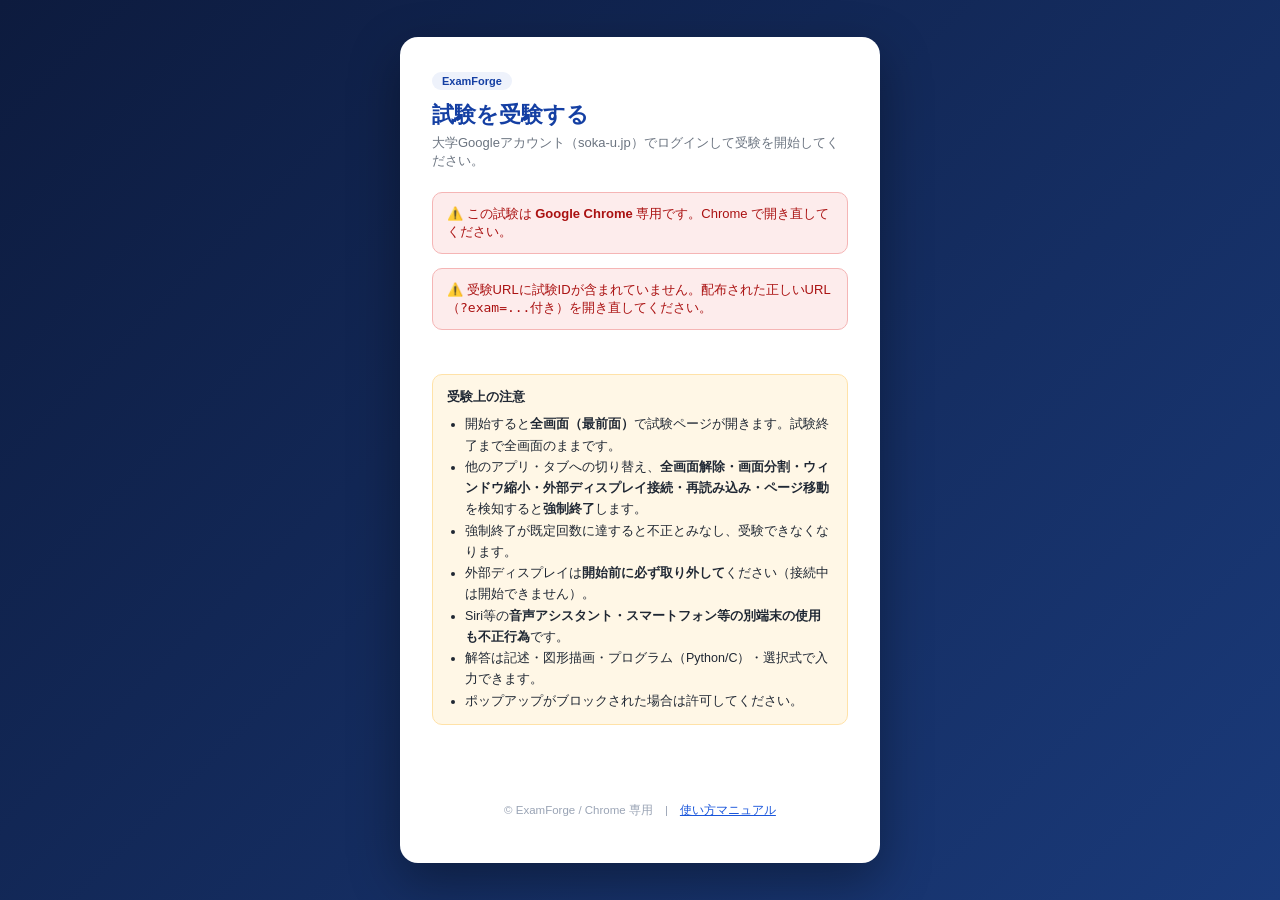
<file: examipu/index.html>
<!DOCTYPE html>
<html lang="ja">
<head>
  <meta charset="UTF-8">
  <meta name="viewport" content="width=device-width, initial-scale=1.0">
  <meta name="robots" content="noindex,nofollow">
  <title>ExamForge 試験｜受験開始</title>
  <!-- 内部設計書§3.1 GoogleAuthClient・実装指示書P2-5（SoftExpExam.html継承・GISログインボタンへ置換） -->
  <style>
    *{box-sizing:border-box}
    body{margin:0;min-height:100vh;display:flex;align-items:center;justify-content:center;
      font-family:'Hiragino Kaku Gothic ProN','Yu Gothic','Segoe UI',sans-serif;
      background:linear-gradient(135deg,#0d1b3e,#1a3a7a);color:#1f2733;padding:20px}
    .card{background:#fff;border-radius:18px;box-shadow:0 18px 50px rgba(0,0,0,.35);
      width:100%;max-width:480px;padding:34px 32px}
    h1{font-size:22px;margin:0 0 4px;color:#143fa3}
    .sub{color:#6b7480;font-size:13px;margin:0 0 22px}
    .rules{background:#fff7e6;border:1px solid #ffe2a8;border-radius:10px;padding:12px 14px;font-size:12.5px;margin:18px 0;line-height:1.7}
    .rules ul{margin:6px 0 0;padding-left:18px}
    .chrome-warn{display:none;background:#fdecec;border:1px solid #f5b5b5;color:#a11;border-radius:10px;
      padding:12px 14px;font-size:13px;margin-bottom:14px}
    .noexam-warn{display:none;background:#fdecec;border:1px solid #f5b5b5;color:#a11;border-radius:10px;
      padding:12px 14px;font-size:13px;margin-bottom:14px}
    .err{color:#c00;font-size:12.5px;min-height:1em;margin-top:6px}
    .foot{margin-top:16px;font-size:11.5px;color:#9aa4b5;text-align:center}
    .badge{display:inline-block;font-size:11px;background:#eef2fb;color:#143fa3;border-radius:20px;padding:3px 10px;margin-bottom:10px;font-weight:700}
    #loginBtnHost{margin-top:10px;min-height:44px;display:flex;justify-content:center}
    .whoami{background:#eef2fb;border-radius:10px;padding:10px 14px;font-size:13px;margin-top:14px;display:none}
    .whoami b{color:#143fa3}
    .startbtn{width:100%;margin-top:14px;padding:15px;font-size:17px;font-weight:800;border:0;border-radius:12px;
      background:#1a56db;color:#fff;cursor:pointer;display:none}
    .startbtn:hover{background:#143fa3}
    .startbtn:disabled{background:#9aa4b5;cursor:not-allowed}
  </style>
</head>
<body>
  <div class="card">
    <span class="badge">ExamForge</span>
    <h1 id="examTitleHint">試験を受験する</h1>
    <p class="sub">大学Googleアカウント（<span id="domainHint">soka-u.jp</span>）でログインして受験を開始してください。</p>

    <div class="chrome-warn" id="chromeWarn">
      ⚠️ この試験は <b>Google Chrome</b> 専用です。Chrome で開き直してください。
    </div>
    <div class="noexam-warn" id="noExamWarn">
      ⚠️ 受験URLに試験IDが含まれていません。配布された正しいURL（<code>?exam=...</code>付き）を開き直してください。
    </div>

    <div class="err" id="err"></div>

    <div class="rules">
      <b>受験上の注意</b>
      <ul>
        <li>開始すると<b>全画面（最前面）</b>で試験ページが開きます。試験終了まで全画面のままです。</li>
        <li>他のアプリ・タブへの切り替え、<b>全画面解除・画面分割・ウィンドウ縮小・外部ディスプレイ接続・再読み込み・ページ移動</b>を検知すると<b>強制終了</b>します。</li>
        <li>強制終了が既定回数に達すると不正とみなし、受験できなくなります。</li>
        <li>外部ディスプレイは<b>開始前に必ず取り外して</b>ください（接続中は開始できません）。</li>
        <li>Siri等の<b>音声アシスタント・スマートフォン等の別端末の使用も不正行為</b>です。</li>
        <li>解答は記述・図形描画・プログラム（Python/C）・選択式で入力できます。</li>
        <li>ポップアップがブロックされた場合は許可してください。</li>
      </ul>
    </div>

    <div id="loginBtnHost"></div>
    <div class="whoami" id="whoamiBox">ログイン中：<b id="whoamiEmail"></b></div>
    <button class="startbtn" id="startBtn" type="button">全画面で試験を開始する</button>

    <p class="foot">© ExamForge / Chrome 専用　|　<a href="exam/manual.html" target="_blank" style="color:#1a56db">使い方マニュアル</a></p>
  </div>

  <script src="exam/config.js?v=1"></script>
  <script src="exam/googleAuth.js?v=1"></script>
  <script>
    (function () {
      "use strict";

      // 内部設計書§3.1 ExamSession isChrome（exam.js L107-121を転記。§8移植マップ「そのまま」区分）
      function isChrome() {
        var ua = navigator.userAgent || "";
        var vendor = navigator.vendor || "";
        var platform = navigator.platform || "";
        var isCh = (/Chrome\//.test(ua) || /CriOS\//.test(ua)) && vendor === "Google Inc.";
        var notOther = !/Edg\/|EdgA\/|OPR\/|OPiOS\/|FxiOS|Firefox|SamsungBrowser|Brave/.test(ua);
        if (/Mobi|Android|iPhone|iPad|Tablet|Mobile/.test(ua)) return false;
        if (/Mac/.test(platform) && navigator.maxTouchPoints && navigator.maxTouchPoints > 1) return false;
        if (!(/Win/.test(platform) || /Mac/.test(platform))) return false;
        return isCh && notOther;
      }

      var cfg = window.EXAM_CONFIG || {};
      var domainHint = document.getElementById("domainHint");
      if (domainHint && cfg.ALLOWED_EMAIL_DOMAIN) domainHint.textContent = cfg.ALLOWED_EMAIL_DOMAIN;

      var startBtn = document.getElementById("startBtn");
      var err = document.getElementById("err");
      var loginBtnHost = document.getElementById("loginBtnHost");
      var whoamiBox = document.getElementById("whoamiBox");
      var whoamiEmail = document.getElementById("whoamiEmail");

      // 実装指示書A-1: examIdはURLパラメータ?exam=<examId>で受け取る
      var params = new URLSearchParams(location.search);
      var examId = (params.get("exam") || "").trim();

      var idToken = null;

      function chromeOk() { return isChrome(); }

      if (!chromeOk()) {
        document.getElementById("chromeWarn").style.display = "block";
      }
      if (!examId) {
        document.getElementById("noExamWarn").style.display = "block";
      }

      if (chromeOk() && examId && window.GoogleAuthClient) {
        window.GoogleAuthClient.renderLoginButton(loginBtnHost, function (token) {
          idToken = token;
          err.textContent = "";
          // 表示用のみ（認可判定には使わない。内部設計書§3.1 decodeJwtPayload）
          var payload = window.GoogleAuthClient.decodeJwtPayload(token);
          if (payload && payload.email && whoamiBox && whoamiEmail) {
            whoamiEmail.textContent = payload.email;
            whoamiBox.style.display = "block";
          }
          loginBtnHost.style.display = "none";
          startBtn.style.display = "block";
        });
      }

      function start() {
        err.textContent = "";
        if (!chromeOk()) { err.textContent = "Google Chrome で受験してください。"; return; }
        if (!examId) { err.textContent = "試験IDが指定されていません。配布されたURLを確認してください。"; return; }
        if (!idToken) { err.textContent = "先にログインしてください。"; return; }

        // sid/nameはクライアントから送らない。idTokenとexamIdのみsessionStorageで引き継ぐ（FR-C12/C13）
        try {
          sessionStorage.setItem("ef_idToken", idToken);
          sessionStorage.setItem("ef_examId", examId);
        } catch (e) {
          err.textContent = "ブラウザのストレージが利用できません。プライベートブラウジングを解除してください。";
          return;
        }

        var w = screen.availWidth, h = screen.availHeight;
        var features = "popup=yes,scrollbars=yes,resizable=yes,width=" + w + ",height=" + h + ",left=0,top=0";
        var win = window.open("exam/paper.html", "examForgePaper", features);
        if (!win) {
          err.textContent = "ポップアップがブロックされました。許可してから再度開始してください。";
          return;
        }
        try { win.focus(); win.moveTo(0, 0); win.resizeTo(w, h); } catch (e) {}
      }

      startBtn.addEventListener("click", start);
    })();
  </script>
</body>
</html>
</file>
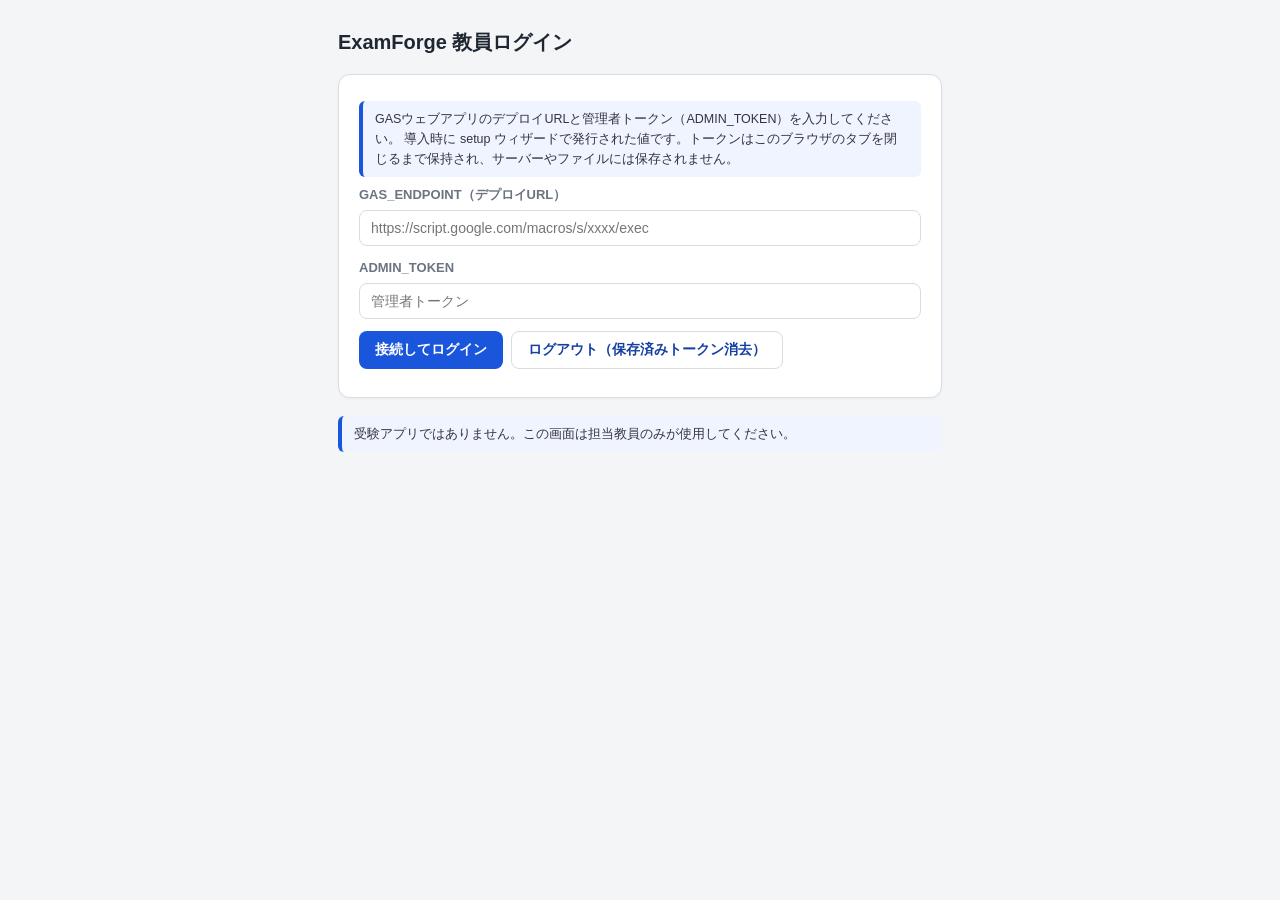
<file: examipu/admin/index.html>
<!DOCTYPE html>
<html lang="ja">
<head>
<meta charset="utf-8">
<meta name="viewport" content="width=device-width,initial-scale=1">
<meta name="robots" content="noindex,nofollow">
<title>ExamForge 教員ログイン</title>
<link rel="stylesheet" href="admin.css">
</head>
<body>
<!--
  admin/index.html — SC-10 ログイン画面
  実装指示書§4 P3-2・§5 P3-2、内部設計書 画面一覧SC-10 を実装根拠とする。
  GAS URL・ADMIN_TOKEN を入力しApiClient.loginでping接続テスト→admin.listExamsでトークン検証。
  ADMIN_TOKENはsessionStorageにのみ保持し、リポジトリ内ファイルには一切書き込まない（FR-F02）。
  トークンはURLに載せない（POST body / GET queryのtokenパラメータのみ。フォームはpassword type）。
-->
<div class="wrap narrow">
  <h1>ExamForge 教員ログイン</h1>
  <div class="card">
    <p class="hint">GASウェブアプリのデプロイURLと管理者トークン（ADMIN_TOKEN）を入力してください。
      導入時に setup ウィザードで発行された値です。トークンはこのブラウザのタブを閉じるまで保持され、サーバーやファイルには保存されません。</p>

    <label class="field">
      <span>GAS_ENDPOINT（デプロイURL）</span>
      <input type="url" id="gasEndpoint" placeholder="https://script.google.com/macros/s/xxxx/exec" autocomplete="off">
    </label>
    <label class="field">
      <span>ADMIN_TOKEN</span>
      <input type="password" id="adminToken" placeholder="管理者トークン" autocomplete="off">
    </label>

    <div class="btnbar">
      <button id="btnLogin" type="button">接続してログイン</button>
      <button id="btnLogout" type="button" class="secondary">ログアウト（保存済みトークン消去）</button>
    </div>
    <div id="msg" role="status"></div>
  </div>

  <p class="hint">受験アプリではありません。この画面は担当教員のみが使用してください。</p>
</div>

<script src="apiClient.js"></script>
<script>
(function () {
  "use strict";
  var $ = function (id) { return document.getElementById(id); };
  var msg = $("msg");

  function showError(text) {
    msg.innerHTML = '<div class="error-box">' + text.replace(/[<>&]/g, function (c) {
      return c === "<" ? "&lt;" : c === ">" ? "&gt;" : "&amp;";
    }) + "</div>";
  }
  function showInfo(text) { msg.innerHTML = '<div class="hint">' + text + "</div>"; }

  // 既にログイン済みならダッシュボードへ即遷移（実装指示書P3-2）
  if (window.ApiClient && ApiClient.AdminSession.isLoggedIn()) {
    location.href = "dashboard.html";
  }

  $("btnLogin").addEventListener("click", function () {
    var endpoint = $("gasEndpoint").value.trim();
    var token = $("adminToken").value.trim();
    if (!endpoint || !token) {
      showError("GAS_ENDPOINTとADMIN_TOKENの両方を入力してください。");
      return;
    }
    $("btnLogin").disabled = true;
    showInfo("接続テスト中…");
    ApiClient.login(endpoint, token).then(function () {
      showInfo("接続に成功しました。ダッシュボードへ移動します…");
      location.href = "dashboard.html";
    }).catch(function (err) {
      $("btnLogin").disabled = false;
      showError((err && err.message) || "接続に失敗しました。URL・トークンを確認してください。");
    });
  });

  $("btnLogout").addEventListener("click", function () {
    ApiClient.logout();
    $("gasEndpoint").value = "";
    $("adminToken").value = "";
    showInfo("保存済みのログイン情報を消去しました。");
  });
})();
</script>
</body>
</html>
</file>
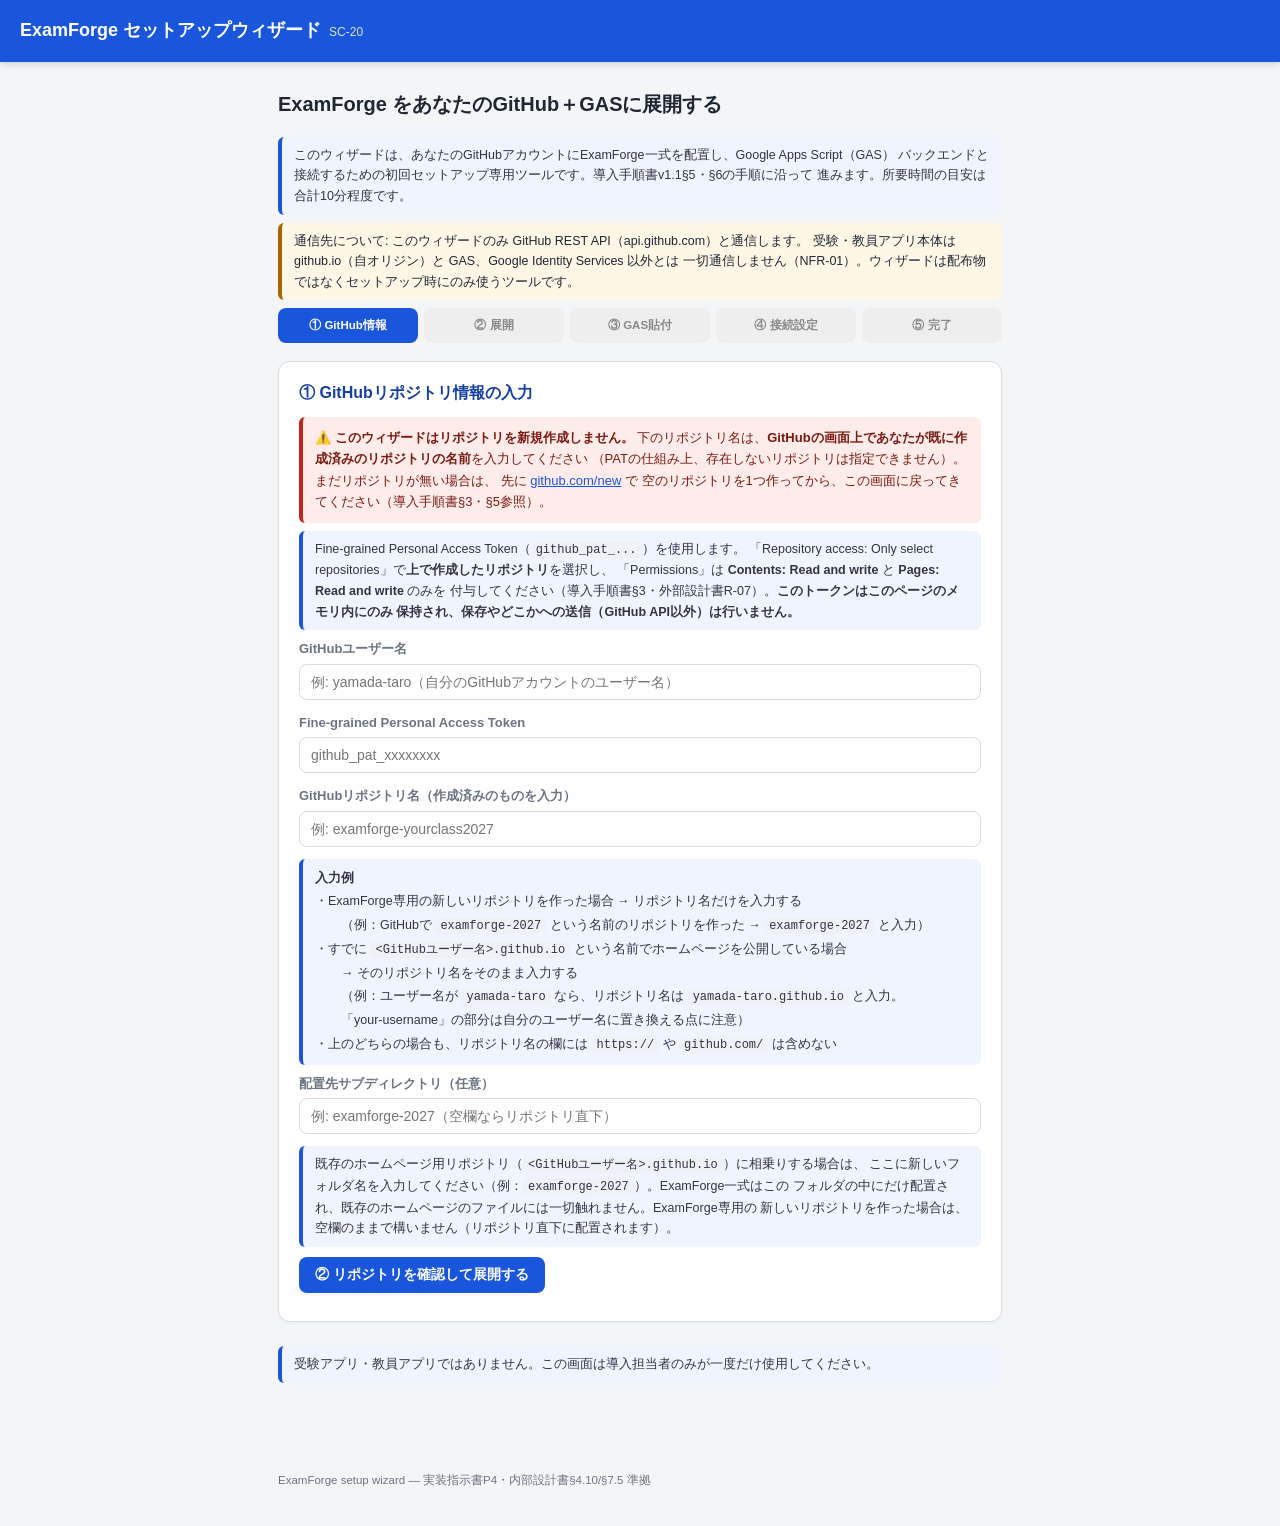
<file: examipu/setup/index.html>
<!DOCTYPE html>
<html lang="ja">
<head>
<meta charset="utf-8">
<meta name="viewport" content="width=device-width,initial-scale=1">
<meta name="robots" content="noindex,nofollow">
<title>ExamForge セットアップウィザード</title>
<!--
  setup/index.html — SC-20 セットアップウィザードUI
  実装指示書§4 P4・§5 P4-1、内部設計書§4.10（UC-07シーケンス）・§7.5（外部仕様）、
  外部設計書§7.5（展開フロー）、導入手順書v1.1§5・§6 を実装根拠とする。

  このウィザードは examforge/ 一式を教員自身のGitHubリポジトリへ展開するための
  ツールであり、受験・教員アプリ本体（NFR-01「github.io+GAS+GIS以外へ通信しない」）
  とは異なり、GitHub REST API（api.github.com）・配布ファイルのDIST_ORIGIN（wizard.js参照）
  への通信が設計上承認されている（実装指示書冒頭「GitHub APIはウィザード実行時のみ使用」）。

  このページは file:// で開くと fetch が主要ブラウザのCORS制限で失敗するため、
  必ず https://asuzuki-svg.github.io/examforge/setup/ をブラウザで直接開いて使う
  （導入手順書v1.2§5）。教員自身がこのファイル一式をダウンロードして開く必要はない。

  ステップ構成（導入手順書§5・§6のUXに合わせる）:
    ステップ1: GitHub情報入力（ユーザー名・Fine-grained PAT・事前作成済みリポジトリ名）
    ステップ2: リポジトリ確認→静的ファイル配置→Pages有効化（自動実行）
    ステップ3: GASコード（gas_bundle.txt）の貼付・デプロイ誘導
    ステップ4: デプロイURL貼り戻し→OAuthクライアントID・許可ドメイン入力→setupInit実行
    ステップ5: 接続テスト・受験URL/教員URL表示・ADMIN_TOKEN一度きり表示

  PATはメモリ（JS変数）のみに保持し、localStorage/sessionStorage/ファイルへは一切保存しない（R-07）。
  ADMIN_TOKENは画面表示のみでどこにも保存しない（実装指示書P4要点）。
-->
<style>
:root{
  --bg:#f4f5f7; --panel:#fff; --line:#d8dce3; --ink:#1f2733;
  --accent:#1a56db; --accent-d:#143fa3; --red:#c0261e; --green:#127a3e;
  --amber:#a86400; --muted:#6b7480;
}
*{box-sizing:border-box}
html,body{margin:0;padding:0}
body{
  font-family:'Hiragino Kaku Gothic ProN','Yu Gothic','Segoe UI',sans-serif;
  background:var(--bg); color:var(--ink); line-height:1.65; font-size:14.5px;
}
a{color:var(--accent)}
.efhead{
  background:var(--accent); color:#fff; padding:16px 20px; box-shadow:0 2px 8px rgba(0,0,0,.15);
}
.efhead .ttl{font-weight:800; font-size:18px}
.efhead .ttl small{font-weight:400; opacity:.85; font-size:12px; margin-left:8px}
.wrap{max-width:760px; margin:0 auto; padding:22px 18px 80px}
h1{font-size:20px; margin:4px 0 16px}
h2{font-size:16px; margin:0 0 10px; color:var(--accent-d)}
.card{background:var(--panel); border:1px solid var(--line); border-radius:12px; padding:18px 20px; margin-bottom:18px; box-shadow:0 1px 3px rgba(20,30,50,.05)}
.hint{background:#f0f4ff; border-left:4px solid var(--accent); padding:8px 12px; border-radius:6px; font-size:12.5px; color:#334; margin:8px 0}
.warn{background:#fff7e6; border-left:4px solid var(--amber); padding:8px 12px; border-radius:6px; font-size:12.5px; margin:8px 0}
.danger{background:#fdecea; border-left:4px solid var(--red); padding:10px 12px; border-radius:6px; font-size:13px; margin:8px 0; color:#7a1a12}
.error-box{background:#fdecea; border-left:4px solid var(--red); padding:8px 12px; border-radius:6px; font-size:13px; margin:8px 0; color:#7a1a12}
.ok-box{background:#e5f6ec; border-left:4px solid var(--green); padding:8px 12px; border-radius:6px; font-size:13px; margin:8px 0; color:#0b4d27}
label.field{display:block; margin-bottom:12px; font-size:13px}
label.field span{display:block; margin-bottom:4px; font-weight:600; color:var(--muted)}
input[type="text"],input[type="url"],input[type="password"]{
  width:100%; padding:9px 11px; border:1px solid var(--line); border-radius:8px; font-size:14px;
  font-family:inherit; background:#fff; color:var(--ink);
}
input:focus,textarea:focus{outline:2px solid var(--accent); outline-offset:1px}
textarea{
  width:100%; min-height:220px; padding:10px; border:1px solid var(--line); border-radius:8px;
  font-family:ui-monospace,Menlo,Consolas,monospace; font-size:12px; resize:vertical; background:#fbfbfd;
}
button,.btn{
  display:inline-flex; align-items:center; gap:6px; background:var(--accent); color:#fff; border:0;
  padding:9px 16px; border-radius:8px; font-weight:700; cursor:pointer; font-size:13.5px; text-decoration:none;
}
button:hover,.btn:hover{background:var(--accent-d)}
button.secondary,.btn.secondary{background:#fff; color:var(--accent-d); border:1px solid var(--line)}
button.secondary:hover,.btn.secondary:hover{background:#eef2ff}
button:disabled{opacity:.5; cursor:not-allowed}
.btnbar{display:flex; gap:8px; flex-wrap:wrap; margin:10px 0}
.steps{display:flex; gap:6px; flex-wrap:wrap; margin-bottom:18px}
.step{flex:1; min-width:90px; text-align:center; padding:8px 4px; border-radius:8px; font-size:11.5px; font-weight:700; background:#eee; color:#888}
.step.active{background:var(--accent); color:#fff}
.step.done{background:#e5f6ec; color:var(--green)}
.log{background:#0f1720; color:#c7d4e6; border-radius:8px; padding:10px 12px; font-family:ui-monospace,Menlo,Consolas,monospace; font-size:12px; max-height:220px; overflow:auto; white-space:pre-wrap}
.log .ok{color:#7fe0a0}
.log .err{color:#ff8a80}
code{background:#eef1f6; padding:1px 5px; border-radius:4px; font-size:12px}
.copybar{display:flex; justify-content:flex-end; margin:-6px 0 8px}
footer.efnote{max-width:760px; margin:0 auto; padding:0 18px 40px; font-size:11.5px; color:var(--muted)}
</style>
</head>
<body>
<div class="efhead">
  <span class="ttl">ExamForge セットアップウィザード<small>SC-20</small></span>
</div>
<div class="wrap">
  <h1>ExamForge をあなたのGitHub＋GASに展開する</h1>
  <p class="hint">
    このウィザードは、あなたのGitHubアカウントにExamForge一式を配置し、Google Apps Script（GAS）
    バックエンドと接続するための初回セットアップ専用ツールです。導入手順書v1.1§5・§6の手順に沿って
    進みます。所要時間の目安は合計10分程度です。
  </p>
  <div class="warn">
    通信先について: このウィザードのみ GitHub REST API（api.github.com）と通信します。
    受験・教員アプリ本体は github.io（自オリジン）と GAS、Google Identity Services 以外とは
    一切通信しません（NFR-01）。ウィザードは配布物ではなくセットアップ時にのみ使うツールです。
  </div>

  <div class="steps">
    <div class="step" id="stepTab1">① GitHub情報</div>
    <div class="step" id="stepTab2">② 展開</div>
    <div class="step" id="stepTab3">③ GAS貼付</div>
    <div class="step" id="stepTab4">④ 接続設定</div>
    <div class="step" id="stepTab5">⑤ 完了</div>
  </div>

  <!-- ステップ1: GitHub情報入力 -->
  <section class="card" id="panel1">
    <h2>① GitHubリポジトリ情報の入力</h2>
    <div class="danger">
      <b>⚠️ このウィザードはリポジトリを新規作成しません。</b>
      下のリポジトリ名は、<b>GitHubの画面上であなたが既に作成済みのリポジトリの名前</b>を入力してください
      （PATの仕組み上、存在しないリポジトリは指定できません）。まだリポジトリが無い場合は、
      先に <a href="https://github.com/new" target="_blank" rel="noopener">github.com/new</a> で
      空のリポジトリを1つ作ってから、この画面に戻ってきてください（導入手順書§3・§5参照）。
    </div>
    <p class="hint">
      Fine-grained Personal Access Token（<code>github_pat_...</code>）を使用します。
      「Repository access: Only select repositories」で<b>上で作成したリポジトリ</b>を選択し、
      「Permissions」は <b>Contents: Read and write</b> と <b>Pages: Read and write</b> のみを
      付与してください（導入手順書§3・外部設計書R-07）。<b>このトークンはこのページのメモリ内にのみ
      保持され、保存やどこかへの送信（GitHub API以外）は行いません。</b>
    </p>
    <label class="field">
      <span>GitHubユーザー名</span>
      <input type="text" id="ghUser" placeholder="例: yamada-taro（自分のGitHubアカウントのユーザー名）" autocomplete="off">
    </label>
    <label class="field">
      <span>Fine-grained Personal Access Token</span>
      <input type="password" id="ghPat" placeholder="github_pat_xxxxxxxx" autocomplete="off">
    </label>
    <label class="field">
      <span>GitHubリポジトリ名（作成済みのものを入力）</span>
      <input type="text" id="ghRepo" placeholder="例: examforge-yourclass2027" autocomplete="off">
    </label>
    <div class="hint" style="line-height:1.9">
      <b>入力例</b><br>
      ・ExamForge専用の新しいリポジトリを作った場合 → リポジトリ名だけを入力する<br>
      　　（例：GitHubで <code>examforge-2027</code> という名前のリポジトリを作った → <code>examforge-2027</code> と入力）<br>
      ・すでに <code>&lt;GitHubユーザー名&gt;.github.io</code> という名前でホームページを公開している場合<br>
      　　→ そのリポジトリ名をそのまま入力する<br>
      　　（例：ユーザー名が <code>yamada-taro</code> なら、リポジトリ名は <code>yamada-taro.github.io</code> と入力。
      　　「your-username」の部分は自分のユーザー名に置き換える点に注意）<br>
      ・上のどちらの場合も、リポジトリ名の欄には <code>https://</code> や <code>github.com/</code> は含めない
    </div>
    <label class="field">
      <span>配置先サブディレクトリ（任意）</span>
      <input type="text" id="ghSubdir" placeholder="例: examforge-2027（空欄ならリポジトリ直下）" autocomplete="off">
    </label>
    <p class="hint">
      既存のホームページ用リポジトリ（<code>&lt;GitHubユーザー名&gt;.github.io</code>）に相乗りする場合は、
      ここに新しいフォルダ名を入力してください（例：<code>examforge-2027</code>）。ExamForge一式はこの
      フォルダの中にだけ配置され、既存のホームページのファイルには一切触れません。ExamForge専用の
      新しいリポジトリを作った場合は、空欄のままで構いません（リポジトリ直下に配置されます）。
    </p>
    <div class="btnbar">
      <button id="btnStep1Next" type="button">② リポジトリを確認して展開する</button>
    </div>
    <div id="msg1"></div>
  </section>

  <!-- ステップ2: 自動展開の進捗 -->
  <section class="card" id="panel2" style="display:none">
    <h2>② 自動展開中</h2>
    <p class="hint">リポジトリの確認→静的ファイル一括配置→GitHub Pages有効化を自動で行います。
      GitHub Pagesの反映には数十秒〜数分かかることがあります（気長にお待ちください）。</p>
    <div class="log" id="deployLog"></div>
    <div class="btnbar">
      <button id="btnStep2Back" type="button" class="secondary">① 入力をやり直す</button>
      <button id="btnStep2Next" type="button" disabled>③ GASコードの貼付へ進む</button>
    </div>
  </section>

  <!-- ステップ3: GASコード貼付誘導 -->
  <section class="card" id="panel3" style="display:none">
    <h2>③ GAS（Google Apps Script）へのコード貼付・デプロイ</h2>
    <ol>
      <li>個人のGoogleアカウントでログインした状態で <a href="https://script.google.com/" target="_blank" rel="noopener">script.google.com</a> を開き、「新しいプロジェクト」を作成する（画面右上のアイコンで大学アカウントでログインしたままになっていないか確認）。</li>
      <li>デフォルトのサンプルコードを全て削除し、下のテキストエリアの内容を貼り付ける。</li>
      <li>「デプロイ」→「新しいデプロイ」→種類「ウェブアプリ」を選び、実行するユーザー：自分／アクセスできるユーザー：全員、でデプロイする。</li>
      <li>初回の権限確認画面が出たら「詳細」→「（プロジェクト名）に移動」→「許可」を選ぶ。</li>
      <li>発行された <code>.../exec</code> で終わるURLをコピーし、次のステップで貼り戻す。</li>
    </ol>
    <div class="copybar"><button type="button" class="secondary" id="btnCopyBundle">コードをコピー</button></div>
    <textarea id="bundleText" readonly spellcheck="false"></textarea>
    <div class="btnbar">
      <button id="btnStep3Next" type="button">④ デプロイURLを入力する</button>
    </div>
    <div id="msg3"></div>
  </section>

  <!-- ステップ4: デプロイURL貼り戻し・接続設定 -->
  <section class="card" id="panel4" style="display:none">
    <h2>④ デプロイURL・OAuth設定の入力</h2>
    <label class="field">
      <span>GASデプロイURL（<code>.../exec</code>）</span>
      <input type="url" id="gasUrl" placeholder="https://script.google.com/macros/s/xxxx/exec" autocomplete="off">
    </label>
    <label class="field">
      <span>Google OAuthクライアントID（導入手順書§4.5で発行したもの）</span>
      <input type="text" id="oauthClientId" placeholder="xxxxxxxx.apps.googleusercontent.com" autocomplete="off">
    </label>
    <label class="field">
      <span>受験を許可するメールドメイン（ALLOWED_EMAIL_DOMAIN）</span>
      <input type="text" id="allowedDomain" value="soka-u.jp" autocomplete="off">
    </label>
    <p class="hint">このドメインはGAS側のScript Propertiesに権威値として保存され、GISのhdヒントにも使われます（内部設計書§9.2）。</p>
    <div class="btnbar">
      <button id="btnStep4Back" type="button" class="secondary">③ GASコードの貼付へ戻る</button>
      <button id="btnStep4Next" type="button">⑤ 初期化・接続テストを実行する</button>
    </div>
    <div class="log" id="initLog" style="display:none"></div>
    <div id="msg4"></div>
  </section>

  <!-- ステップ5: 完了 -->
  <section class="card" id="panel5" style="display:none">
    <h2>⑤ セットアップ完了</h2>
    <div class="danger" id="adminTokenBox" style="display:none">
      <b>ADMIN_TOKEN（今すぐ控えてください。この画面以外では二度と表示されません）</b><br>
      <code id="adminTokenValue" style="user-select:all"></code>
    </div>
    <div class="hint">
      <b>受験開始URL:</b> <a id="linkExam" href="#" target="_blank" rel="noopener"></a><br>
      <b>教員ログインURL:</b> <a id="linkAdmin" href="#" target="_blank" rel="noopener"></a><br>
      <b>スプレッドシート（ExamForge_DB）:</b> <a id="linkSheet" href="#" target="_blank" rel="noopener"></a>
    </div>
    <p class="hint">動作確認は導入手順書v1.1§7のチェックリストに沿って行ってください
      （受験開始ページ表示・教員ログイン・試験試作・全画面/タイマー動作・提出反映・
      教員自身のOAuthテスト受験・CSV既定除外の確認）。</p>
  </section>

  <p class="hint" style="margin-top:24px">
    受験アプリ・教員アプリではありません。この画面は導入担当者のみが一度だけ使用してください。
  </p>
</div>
<footer class="efnote">ExamForge setup wizard — 実装指示書P4・内部設計書§4.10/§7.5 準拠</footer>

<script src="wizard.js"></script>
</body>
</html>
</file>
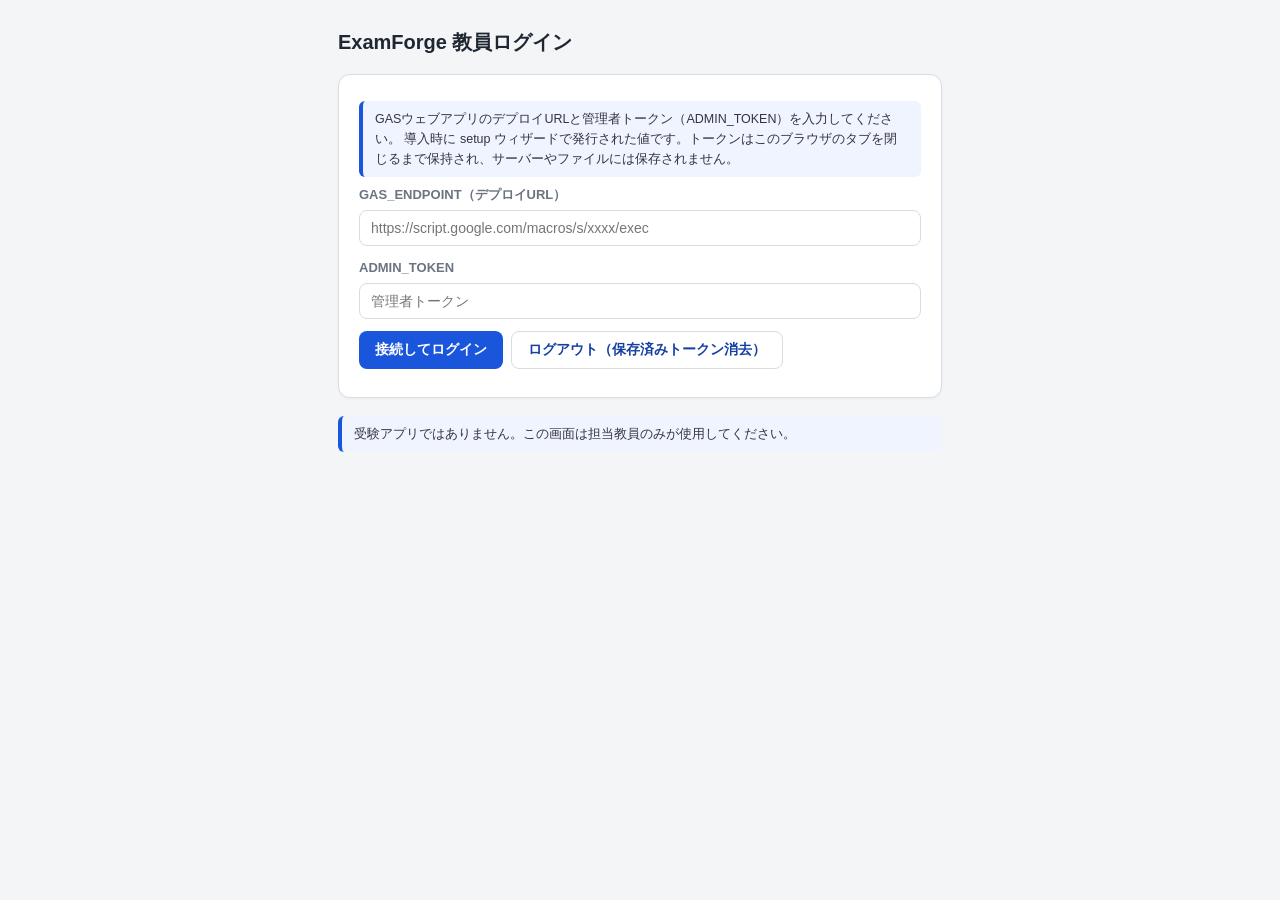
<file: examipu/admin/dashboard.html>
<!DOCTYPE html>
<html lang="ja">
<head>
<meta charset="utf-8">
<meta name="viewport" content="width=device-width,initial-scale=1">
<meta name="robots" content="noindex,nofollow">
<title>ExamForge 試験一覧</title>
<link rel="stylesheet" href="admin.css">
</head>
<body>
<!--
  admin/dashboard.html — SC-11 試験一覧画面
  実装指示書§7.1 admin.listExams / admin.saveExam / admin.deleteExam を実装根拠とする。
  ADMIN_TOKENはハードコードしない（apiClient.jsのsessionStorage経由のみ）。
  相互import禁止のため、本画面のスクリプトは apiClient.js / dashboard.js のみを読み込む。
-->
<div class="efhead">
  <div class="ttl">ExamForge<small>教員管理画面</small></div>
  <nav>
    <a href="dashboard.html" class="active">試験一覧</a>
  </nav>
  <button class="logout" id="btnLogout" type="button">ログアウト</button>
</div>

<div class="wrap">
  <h1>試験一覧</h1>

  <div class="hint">
    作成済みの試験を一覧表示します。各行から編集・正解入力・モニタ・採点・成績確認ができます。
  </div>

  <div class="btnbar">
    <button type="button" id="btnNew">＋ 新規作成</button>
  </div>

  <div id="msgArea"></div>

  <div class="card">
    <div id="listHost">
      <div class="loading">読み込み中です…</div>
    </div>
  </div>
</div>

<footer class="efnote">ExamForge 教員管理画面 / このページは担当教員のみが使用してください。</footer>

<script src="apiClient.js"></script>
<script src="dashboard.js"></script>
</body>
</html>
</file>
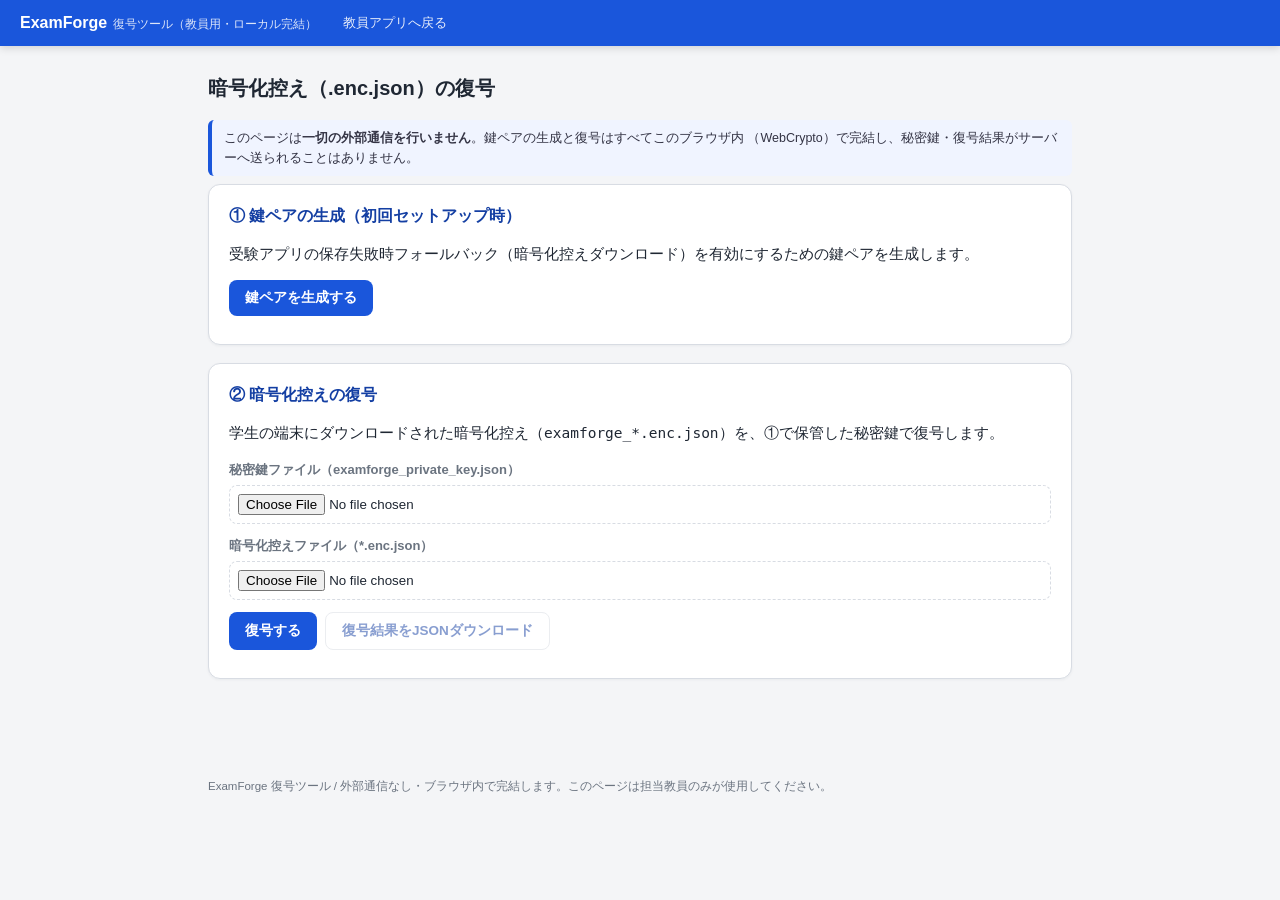
<file: examipu/admin/decrypt.html>
<!DOCTYPE html>
<html lang="ja">
<head>
<meta charset="utf-8">
<meta name="viewport" content="width=device-width,initial-scale=1">
<meta name="robots" content="noindex,nofollow">
<title>ExamForge 復号ツール（暗号化控えの復号）</title>
<!--
  admin/decrypt.html — SC-21 鍵ペア生成・暗号化フォールバック控え(.enc.json)の復号ツール
  実装指示書§4 P3-9（FR-E10・設計疑義G-6）を実装根拠とする。

  【設計上の絶対条件】
  - 単一HTML・自己完結・外部通信ゼロ（scriptもcssもすべてインライン。apiClient.jsすら読み込まない）
  - 秘密鍵をサーバーへ送らない。復号はWebCrypto（RSA-OAEP-256 + AES-GCM-256）でローカル完結
  - exam/exam.js の encryptForTeacher() の逆操作:
      .enc.json = {v:1, alg:"RSA-OAEP-256+AES-GCM-256", sid, name, ts,
                   k(RSAでラップしたAES鍵のbase64), iv(base64), ct(暗号文base64)}
      → 秘密鍵で k を復号(unwrap) → AES-GCM(iv) で ct を復号 → 解答JSON
  - 疑義G-6: 復号結果の採点取込APIは追加しない。v1では復号→解答シートHTML表示・JSONダウンロード
    まで（教員が目視採点で参照する）
-->
<style>
/* admin.cssと同トーンのインラインスタイル（自己完結のため外部cssをlinkしない） */
:root{
  --bg:#f4f5f7; --panel:#fff; --line:#d8dce3; --ink:#1f2733;
  --accent:#1a56db; --accent-d:#143fa3; --red:#c0261e; --muted:#6b7480;
}
*{box-sizing:border-box}
html,body{margin:0;padding:0}
body{font-family:'Hiragino Kaku Gothic ProN','Yu Gothic','Segoe UI',sans-serif;
  background:var(--bg); color:var(--ink); line-height:1.6; font-size:14.5px;}
.efhead{position:sticky;top:0;z-index:20;background:var(--accent);color:#fff;
  display:flex;align-items:center;gap:16px;padding:10px 20px;box-shadow:0 2px 8px rgba(0,0,0,.15);}
.efhead .ttl{font-weight:800;font-size:16px}
.efhead .ttl small{font-weight:400;opacity:.85;font-size:12px;margin-left:6px}
.efhead nav{flex:1}
.efhead nav a{color:#fff;text-decoration:none;font-size:13px;padding:6px 10px;border-radius:6px;opacity:.9}
.efhead nav a:hover{background:rgba(255,255,255,.18);opacity:1}
.wrap{max-width:900px;margin:0 auto;padding:22px 18px 80px}
h1{font-size:20px;margin:4px 0 16px}
h2{font-size:16px;margin:0 0 10px;color:var(--accent-d)}
.card{background:var(--panel);border:1px solid var(--line);border-radius:12px;padding:18px 20px;margin-bottom:18px;box-shadow:0 1px 3px rgba(20,30,50,.05)}
.hint{background:#f0f4ff;border-left:4px solid var(--accent);padding:8px 12px;border-radius:6px;font-size:12.5px;color:#334;margin:8px 0}
.warn{background:#fff7e6;border-left:4px solid #a86400;padding:8px 12px;border-radius:6px;font-size:12.5px;margin:8px 0}
.error-box{background:#fdecea;border-left:4px solid var(--red);padding:8px 12px;border-radius:6px;font-size:13px;margin:8px 0;color:#7a1a12}
label.field{display:block;margin-bottom:12px;font-size:13px}
label.field span{display:block;margin-bottom:4px;font-weight:600;color:var(--muted)}
input[type="file"]{width:100%;padding:8px;border:1px dashed var(--line);border-radius:8px;background:#fff}
textarea{width:100%;padding:9px 11px;border:1px solid var(--line);border-radius:8px;font-size:12.5px;
  font-family:Consolas,Menlo,monospace;background:#fff;color:var(--ink);resize:vertical}
button{display:inline-flex;align-items:center;gap:6px;background:var(--accent);color:#fff;border:0;
  padding:9px 16px;border-radius:8px;font-weight:700;cursor:pointer;font-size:13.5px}
button:hover{background:var(--accent-d)}
button.secondary{background:#fff;color:var(--accent-d);border:1px solid var(--line)}
button.secondary:hover{background:#eef2ff}
button:disabled{opacity:.5;cursor:not-allowed}
.btnbar{display:flex;gap:8px;flex-wrap:wrap;margin:10px 0}
.meta{background:#eef2fb;padding:10px 14px;border-radius:8px;font-size:13.5px;margin:10px 0}
.a{margin:14px 0;border:1px solid var(--line);border-radius:8px;padding:10px 14px;background:#fff}
.a .l{font-weight:700;font-size:13.5px;margin-bottom:6px;color:var(--accent-d)}
.a pre{white-space:pre-wrap;background:#f6f7f9;border:1px solid #ddd;border-radius:8px;padding:10px 12px;margin:6px 0;font-family:inherit;font-size:13px}
.a pre.codeview{font-family:Consolas,Menlo,monospace;font-size:12.5px;background:#0f172a;color:#e2e8f0;white-space:pre;overflow:auto}
.a img{max-width:100%;border:1px solid #ccc;border-radius:8px;background:#fff}
.a ul{margin:4px 0;padding-left:20px}
.lang{font-size:12px;color:var(--muted)}
footer.efnote{max-width:900px;margin:0 auto;padding:0 18px 40px;font-size:11.5px;color:var(--muted)}
</style>
</head>
<body>
<div class="efhead">
  <div class="ttl">ExamForge<small>復号ツール（教員用・ローカル完結）</small></div>
  <nav>
    <a href="dashboard.html">教員アプリへ戻る</a>
  </nav>
</div>

<div class="wrap">
  <h1>暗号化控え（.enc.json）の復号</h1>

  <div class="hint">
    このページは<strong>一切の外部通信を行いません</strong>。鍵ペアの生成と復号はすべてこのブラウザ内
    （WebCrypto）で完結し、秘密鍵・復号結果がサーバーへ送られることはありません。
  </div>

  <!-- ===== ① 鍵ペア生成（RSA-OAEP-256, 2048bit） ===== -->
  <div class="card">
    <h2>① 鍵ペアの生成（初回セットアップ時）</h2>
    <p>受験アプリの保存失敗時フォールバック（暗号化控えダウンロード）を有効にするための鍵ペアを生成します。</p>
    <div class="btnbar">
      <button type="button" id="btnGenKey">鍵ペアを生成する</button>
    </div>
    <div id="genMsg"></div>
    <div id="genResult" style="display:none;">
      <label class="field">
        <span>公開鍵（JWK） — exam/config.js の ANSWER_PUBKEY に貼り付けてください（公開して安全です）</span>
        <textarea id="pubJwkText" rows="6" readonly></textarea>
      </label>
      <div class="btnbar">
        <button type="button" id="btnCopyPub" class="secondary">公開鍵をコピー</button>
        <button type="button" id="btnDlPriv">秘密鍵をダウンロード（厳重に保管）</button>
      </div>
      <div class="warn">
        秘密鍵ファイル（examforge_private_key.json）は<strong>再発行できません</strong>。
        大学PCの安全な場所に保管し、リポジトリ・共有フォルダには絶対に置かないでください。
        秘密鍵を紛失すると、その公開鍵で暗号化された控えは復号できなくなります。
      </div>
    </div>
  </div>

  <!-- ===== ② 復号 ===== -->
  <div class="card">
    <h2>② 暗号化控えの復号</h2>
    <p>学生の端末にダウンロードされた暗号化控え（<code>examforge_*.enc.json</code>）を、①で保管した秘密鍵で復号します。</p>
    <label class="field">
      <span>秘密鍵ファイル（examforge_private_key.json）</span>
      <input type="file" id="filePriv" accept=".json,application/json">
    </label>
    <label class="field">
      <span>暗号化控えファイル（*.enc.json）</span>
      <input type="file" id="fileEnc" accept=".json,.enc.json,application/json,application/octet-stream">
    </label>
    <div class="btnbar">
      <button type="button" id="btnDecrypt">復号する</button>
      <button type="button" id="btnDlJson" class="secondary" disabled>復号結果をJSONダウンロード</button>
    </div>
    <div id="decMsg"></div>
  </div>

  <!-- ===== ③ 復号結果の表示（解答シート風。疑義G-6: 取込APIなし・目視採点用） ===== -->
  <div class="card" id="resultCard" style="display:none;">
    <h2>③ 復号結果（解答内容）</h2>
    <div id="resultHost"></div>
  </div>
</div>

<footer class="efnote">ExamForge 復号ツール / 外部通信なし・ブラウザ内で完結します。このページは担当教員のみが使用してください。</footer>

<script>
/* 実装指示書P3-9（SC-21・FR-E10・G-6）。exam/exam.js encryptForTeacher() の逆操作。 */
(function () {
  "use strict";

  var $ = function (id) { return document.getElementById(id); };

  var generatedPrivJwk = null; // 生成直後の秘密鍵JWK（ダウンロードのみ。画面表示しない）
  var decryptedObj = null;     // 復号結果（JSONダウンロード用）
  var decryptedMeta = null;    // {sid, name, ts}

  function esc(text) {
    return String(text == null ? "" : text).replace(/[<>&"]/g, function (c) {
      if (c === "<") return "&lt;";
      if (c === ">") return "&gt;";
      if (c === "&") return "&amp;";
      return "&quot;";
    });
  }

  function setMsg(el, kind, text) {
    el.innerHTML = "";
    var div = document.createElement("div");
    div.className = kind === "error" ? "error-box" : "hint";
    div.textContent = text;
    el.appendChild(div);
  }

  // base64 → ArrayBuffer（exam.jsの _b64（ArrayBuffer→base64）の逆変換）
  function b64ToBuf(b64) {
    var bin = atob(b64);
    var buf = new Uint8Array(bin.length);
    for (var i = 0; i < bin.length; i++) buf[i] = bin.charCodeAt(i);
    return buf.buffer;
  }

  function saveBlob(blob, name) {
    var url = URL.createObjectURL(blob);
    var a = document.createElement("a");
    a.href = url; a.download = name;
    document.body.appendChild(a); a.click();
    setTimeout(function () { URL.revokeObjectURL(url); a.remove(); }, 1500);
  }

  function readFileText(fileInput) {
    return new Promise(function (resolve, reject) {
      var f = fileInput.files && fileInput.files[0];
      if (!f) { reject(new Error("ファイルが選択されていません。")); return; }
      var reader = new FileReader();
      reader.onload = function () { resolve(String(reader.result)); };
      reader.onerror = function () { reject(new Error("ファイルの読み込みに失敗しました。")); };
      reader.readAsText(f, "utf-8");
    });
  }

  // ===== ① 鍵ペア生成（RSA-OAEP, 2048bit, SHA-256。実装指示書P3-9） =====
  $("btnGenKey").addEventListener("click", function () {
    if (!window.crypto || !crypto.subtle) {
      setMsg($("genMsg"), "error", "このブラウザはWebCryptoに対応していません。ChromeまたはEdgeをご利用ください。");
      return;
    }
    $("btnGenKey").disabled = true;
    setMsg($("genMsg"), "info", "鍵ペアを生成しています…");
    crypto.subtle.generateKey(
      { name: "RSA-OAEP", modulusLength: 2048, publicExponent: new Uint8Array([1, 0, 1]), hash: "SHA-256" },
      true, ["encrypt", "decrypt"]
    ).then(function (pair) {
      return Promise.all([
        crypto.subtle.exportKey("jwk", pair.publicKey),
        crypto.subtle.exportKey("jwk", pair.privateKey)
      ]);
    }).then(function (jwks) {
      var pubJwk = jwks[0];
      generatedPrivJwk = jwks[1];
      $("pubJwkText").value = JSON.stringify(pubJwk, null, 2);
      $("genResult").style.display = "";
      setMsg($("genMsg"), "info", "生成しました。公開鍵を config.js に設定し、秘密鍵は必ずダウンロードして保管してください。");
      $("btnGenKey").disabled = false;
    }).catch(function () {
      setMsg($("genMsg"), "error", "鍵ペアの生成に失敗しました。");
      $("btnGenKey").disabled = false;
    });
  });

  $("btnCopyPub").addEventListener("click", function () {
    var ta = $("pubJwkText");
    ta.select();
    try {
      // clipboard APIが使えない環境向けフォールバック込み
      if (navigator.clipboard && navigator.clipboard.writeText) {
        navigator.clipboard.writeText(ta.value);
      } else {
        document.execCommand("copy");
      }
      setMsg($("genMsg"), "info", "公開鍵をクリップボードにコピーしました。");
    } catch (e) {
      setMsg($("genMsg"), "error", "コピーに失敗しました。テキストエリアから手動でコピーしてください。");
    }
  });

  $("btnDlPriv").addEventListener("click", function () {
    if (!generatedPrivJwk) return;
    // 秘密鍵は画面に表示せずダウンロードのみ（FR-E10: 秘密鍵をサーバーへ送らない・露出最小化）
    saveBlob(new Blob([JSON.stringify(generatedPrivJwk, null, 2)], { type: "application/json" }),
      "examforge_private_key.json");
  });

  // ===== ② 復号（RSA-OAEPでAES鍵unwrap → AES-GCM復号。encryptForTeacherの逆操作） =====
  $("btnDecrypt").addEventListener("click", function () {
    var decMsg = $("decMsg");
    decryptedObj = null;
    decryptedMeta = null;
    $("btnDlJson").disabled = true;
    $("resultCard").style.display = "none";

    if (!window.crypto || !crypto.subtle) {
      setMsg(decMsg, "error", "このブラウザはWebCryptoに対応していません。");
      return;
    }

    var privJwk = null;
    var encObj = null;

    readFileText($("filePriv")).then(function (privText) {
      try { privJwk = JSON.parse(privText); }
      catch (e) { throw new Error("秘密鍵ファイルがJSONとして読み取れません。"); }
      return readFileText($("fileEnc"));
    }).then(function (encText) {
      try { encObj = JSON.parse(encText); }
      catch (e) { throw new Error("暗号化控えファイルがJSONとして読み取れません。"); }
      if (!encObj || !encObj.k || !encObj.iv || !encObj.ct) {
        throw new Error("暗号化控えの形式が正しくありません（k/iv/ct がありません）。");
      }
      // 秘密鍵のインポート（ローカルのみ。どこにも送信しない）
      return crypto.subtle.importKey("jwk", privJwk, { name: "RSA-OAEP", hash: "SHA-256" }, false, ["decrypt"]);
    }).then(function (privKey) {
      // AES鍵のunwrap（enc.k = RSA-OAEPでラップされたAES-256生鍵）
      return crypto.subtle.decrypt({ name: "RSA-OAEP" }, privKey, b64ToBuf(encObj.k));
    }).then(function (rawAes) {
      return crypto.subtle.importKey("raw", rawAes, { name: "AES-GCM" }, false, ["decrypt"]);
    }).then(function (aesKey) {
      // AES-GCM復号（iv 12byte・認証タグ込みct。改ざんがあればここで例外）
      return crypto.subtle.decrypt({ name: "AES-GCM", iv: new Uint8Array(b64ToBuf(encObj.iv)) }, aesKey, b64ToBuf(encObj.ct));
    }).then(function (plainBuf) {
      var jsonText = new TextDecoder().decode(plainBuf);
      decryptedObj = JSON.parse(jsonText);
      decryptedMeta = { sid: encObj.sid || "", name: encObj.name || "", ts: encObj.ts || "" };
      $("btnDlJson").disabled = false;
      setMsg(decMsg, "info", "復号に成功しました。下に解答内容を表示します。");
      renderResult(decryptedObj, decryptedMeta);
    }).catch(function (err) {
      var m = (err && err.message) || "";
      setMsg(decMsg, "error", m.indexOf("ファイル") === 0 || m.indexOf("暗号化控え") === 0 || m.indexOf("秘密鍵") === 0
        ? m
        : "復号に失敗しました。秘密鍵ファイルまたは暗号化ファイルが正しいか確認してください。");
    });
  });

  $("btnDlJson").addEventListener("click", function () {
    if (!decryptedObj) return;
    var sid = (decryptedMeta && decryptedMeta.sid) || "unknown";
    saveBlob(new Blob([JSON.stringify(decryptedObj, null, 2)], { type: "application/json" }),
      "decrypted_" + sid + ".json");
  });

  /* ===== ③ 復号結果の解答シート風表示（疑義G-6: 目視採点用の可読表示） =====
   * 復号結果はexam.jsのcollectAnswers()＋draws_png（提出データ本体）:
   * { texts:{qId:string}, codes:{qId:{lang,code}}, draws:{qId:Shape[]},
   *   choices:{qId:string[]}, draws_png:{qId:dataUrl}, submittedAt, ... } */
  function renderResult(data, meta) {
    var host = $("resultHost");
    host.innerHTML = "";

    var metaDiv = document.createElement("div");
    metaDiv.className = "meta";
    metaDiv.textContent = "学籍番号: " + (meta.sid || "-") + "　氏名: " + (meta.name || "-") +
      "　暗号化時刻: " + (meta.ts || "-") +
      (data.submittedAt ? "　提出時刻: " + data.submittedAt : "");
    host.appendChild(metaDiv);

    var added = 0;

    // 記述式（texts）
    if (data.texts) {
      Object.keys(data.texts).forEach(function (qId) {
        var box = document.createElement("div");
        box.className = "a";
        box.innerHTML = '<div class="l">' + esc(qId) + "（記述）</div><pre></pre>";
        box.querySelector("pre").textContent = data.texts[qId] || "（無解答）";
        host.appendChild(box);
        added++;
      });
    }

    // コード（codes: {qId:{lang,code}}）
    if (data.codes) {
      Object.keys(data.codes).forEach(function (qId) {
        var c = data.codes[qId] || {};
        var box = document.createElement("div");
        box.className = "a";
        box.innerHTML = '<div class="l">' + esc(qId) + '（プログラム）<span class="lang">　言語: ' + esc(c.lang || "-") + "</span></div>" +
          '<pre class="codeview"></pre>';
        box.querySelector("pre").textContent = c.code || "（無解答）";
        host.appendChild(box);
        added++;
      });
    }

    // 選択式（choices: {qId:[choiceId,...]}）
    if (data.choices) {
      Object.keys(data.choices).forEach(function (qId) {
        var ids = data.choices[qId] || [];
        var box = document.createElement("div");
        box.className = "a";
        var listHtml = ids.length
          ? "<ul>" + ids.map(function (cid) { return "<li>" + esc(cid) + "</li>"; }).join("") + "</ul>"
          : "<pre>（無選択）</pre>";
        box.innerHTML = '<div class="l">' + esc(qId) + "（選択・選択肢ID）</div>" + listHtml;
        host.appendChild(box);
        added++;
      });
    }

    // 図形描画（draws_png: {qId:dataUrl}。dataURLのみ許可＝外部URLを読み込まない）
    if (data.draws_png) {
      Object.keys(data.draws_png).forEach(function (qId) {
        var dataUrl = data.draws_png[qId];
        var box = document.createElement("div");
        box.className = "a";
        box.innerHTML = '<div class="l">' + esc(qId) + "（図形描画）</div>";
        if (typeof dataUrl === "string" && dataUrl.indexOf("data:image/") === 0) {
          var img = document.createElement("img");
          img.src = dataUrl;
          img.alt = qId + " の解答図";
          box.appendChild(img);
        } else {
          var p = document.createElement("pre");
          p.textContent = "（画像データがありません）";
          box.appendChild(p);
        }
        host.appendChild(box);
        added++;
      });
    }

    if (added === 0) {
      var none = document.createElement("div");
      none.className = "warn";
      none.textContent = "解答データが見つかりませんでした。復号結果のJSONをダウンロードして内容を確認してください。";
      host.appendChild(none);
    }

    $("resultCard").style.display = "";
  }
})();
</script>
</body>
</html>
</file>
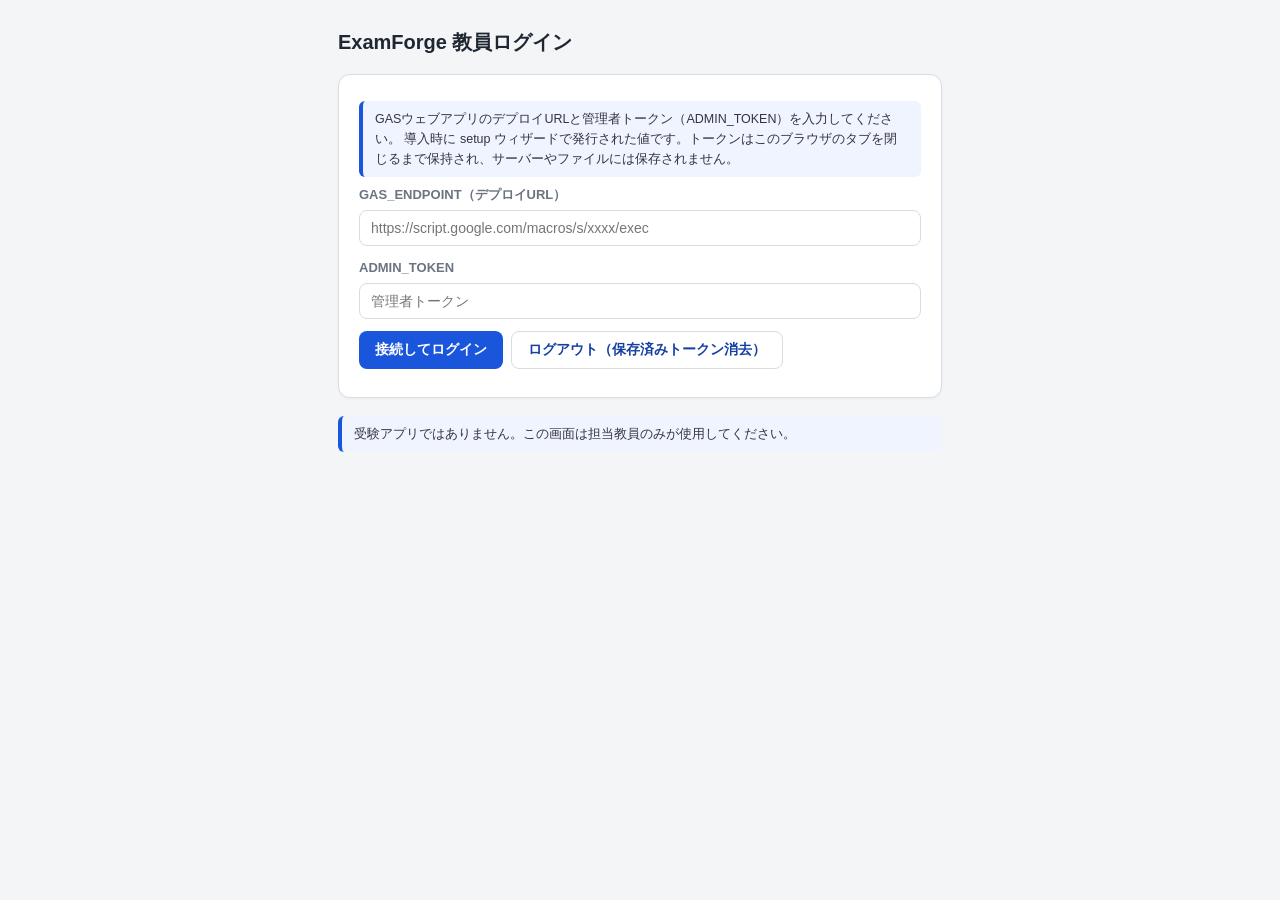
<file: examipu/admin/examEditor.html>
<!DOCTYPE html>
<html lang="ja">
<head>
<meta charset="utf-8">
<meta name="viewport" content="width=device-width,initial-scale=1">
<meta name="robots" content="noindex,nofollow">
<title>ExamForge 試験エディタ</title>
<link rel="stylesheet" href="admin.css">
</head>
<body>
<!--
  admin/examEditor.html — SC-12 試験エディタ画面
  実装指示書§4 P3・UC-01・FR-B01〜B08、内部設計書 画面一覧SC-12 を実装根拠とする。
  URLクエリ ?exam=<examId> で既存試験を編集、無ければ新規作成モード。
  ADMIN_TOKENはハードコードしない（apiClient.jsのsessionStorage経由のみ）。
  相互import禁止のため、本画面のスクリプトは apiClient.js / examEditor.js / ../exam/drawing.js のみを読み込む。
-->
<div class="efhead">
  <div class="ttl">ExamForge<small>教員管理画面</small></div>
  <nav>
    <a href="dashboard.html">試験一覧</a>
  </nav>
  <button class="logout" id="btnLogout" type="button">ログアウト</button>
</div>

<div class="wrap">
  <h1 id="pageTitle">試験エディタ</h1>

  <div class="hint">
    このページはブラウザ内で試験定義（EXAM_JSON）を編集し、保存ボタンでサーバーに送信します。
    保存するまでサーバー側のデータは変更されません。
  </div>

  <!-- ===== 配点集計・状態表示 ===== -->
  <div class="card" id="summaryCard">
    <div class="card-row">
      <div><strong>現在の合計点（設問の points 合計）：</strong><span id="sumAnswers">0</span> 点</div>
      <div><strong>大問の points 合計：</strong><span id="sumSections">0</span> 点</div>
    </div>
    <div id="pointsWarn"></div>
  </div>

  <!-- ===== 試験情報 ===== -->
  <div class="card">
    <h2>試験情報</h2>
    <label class="field">
      <span>examId</span>
      <input type="text" id="fExamId" readonly placeholder="（新規作成後に採番されます）">
    </label>
    <div class="grid2">
      <label class="field">
        <span>タイトル</span>
        <input type="text" id="fTitle" placeholder="例：ソフトウェア工学 中間試験">
      </label>
      <label class="field">
        <span>制限時間（分）</span>
        <input type="number" id="fDuration" min="1" step="1" value="90">
      </label>
    </div>
    <div class="grid2">
      <label class="field">
        <span>最大不正カウント数（maxViolations）</span>
        <input type="number" id="fMaxViolations" min="0" step="1" value="3">
      </label>
      <label class="field">
        <span>注意事項（notes。1行に1項目）</span>
        <textarea id="fNotes" rows="3" placeholder="例：スマートフォンの使用を禁止します"></textarea>
      </label>
    </div>
  </div>

  <!-- ===== 大問（sections） ===== -->
  <div class="card">
    <h2>大問（sections）</h2>
    <div id="sectionsHost"></div>
    <div class="btnbar">
      <button type="button" id="btnAddSection">＋ 大問を追加</button>
    </div>
  </div>

  <!-- ===== 公開設定 ===== -->
  <div class="card">
    <h2>公開設定</h2>
    <div class="grid2">
      <label class="field">
        <span>公開開始日時（open）</span>
        <input type="datetime-local" id="fOpen">
      </label>
      <label class="field">
        <span>公開終了日時（close）</span>
        <input type="datetime-local" id="fClose">
      </label>
    </div>
    <label class="field">
      <span>state（試験の状態）</span>
      <select id="fState">
        <option value="draft">draft（下書き）</option>
        <option value="published">published（公開中）</option>
        <option value="closed">closed（終了）</option>
      </select>
    </label>
    <div class="hint">published から draft への変更は、受験を開始した学生が1人もいない場合のみ許可されます。</div>
    <div id="scheduleMsg"></div>
    <div class="btnbar">
      <button type="button" id="btnSaveSchedule">公開設定を保存</button>
    </div>
  </div>

  <!-- ===== プレビュー・入出力・保存 ===== -->
  <div class="card">
    <h2>プレビュー・入出力</h2>
    <div class="btnbar">
      <button type="button" id="btnPreview" class="secondary">プレビュー表示</button>
      <button type="button" id="btnExport" class="secondary">JSONエクスポート</button>
      <button type="button" id="btnImportTrigger" class="secondary">JSONインポート</button>
      <input type="file" id="fileImport" accept="application/json" style="display:none">
    </div>
    <iframe id="previewFrame" class="preview-frame" style="display:none"></iframe>
  </div>

  <div class="card">
    <div class="btnbar">
      <button type="button" id="btnSaveExam">試験を保存</button>
    </div>
    <div id="saveMsg"></div>
  </div>
</div>

<footer class="efnote">ExamForge 教員管理画面 / このページは担当教員のみが使用してください。</footer>

<script src="apiClient.js"></script>
<script src="../exam/drawing.js"></script>
<script src="examEditor.js"></script>
</body>
</html>
</file>
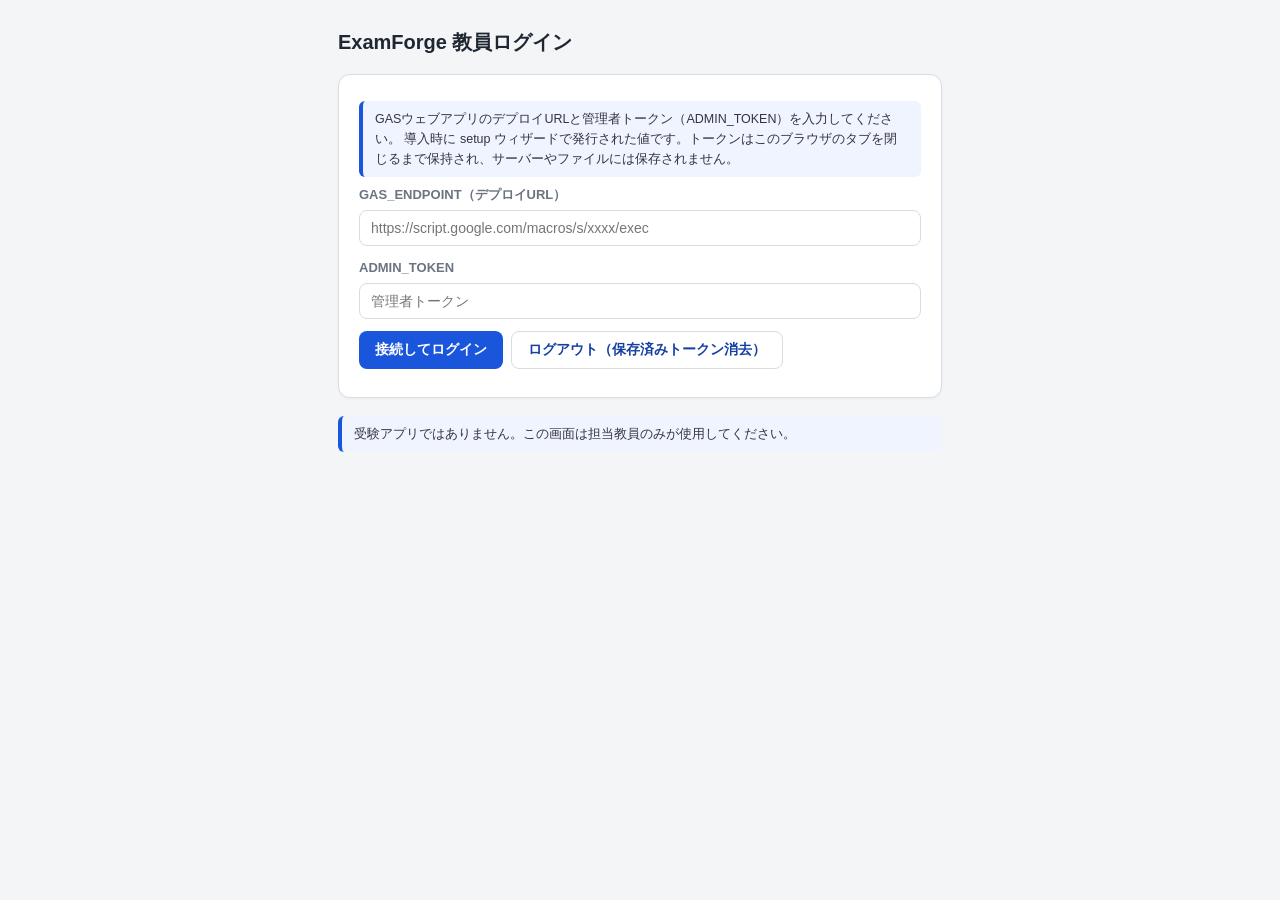
<file: examipu/admin/gradingView.html>
<!DOCTYPE html>
<html lang="ja">
<head>
<meta charset="utf-8">
<meta name="viewport" content="width=device-width,initial-scale=1">
<meta name="robots" content="noindex,nofollow">
<title>ExamForge 採点レビュー</title>
<link rel="stylesheet" href="admin.css">
<!-- exam/exam.css は模範図表示に使う ../exam/drawing.js（DrawPad）の描画バー/キャンバス見た目に必要なため読み込む。
     admin.css には .drawpad 系スタイルが無いため。外部CDNではなく同一リポジトリ内CSSのみ（実装規約3） -->
<link rel="stylesheet" href="../exam/exam.css">
<style>
  /* gradingView専用の小さな追加スタイル（実装指示書§7.5 SC-15）。既存admin.cssは変更しない */
  .gv-tabs{display:flex; gap:6px; margin-bottom:14px}
  .gv-tabs button{background:#fff; color:var(--accent-d); border:1px solid var(--line); padding:8px 18px}
  .gv-tabs button.active{background:var(--accent); color:#fff; border-color:var(--accent)}
  .gv-toolbar{display:flex; gap:12px; flex-wrap:wrap; align-items:flex-end; margin-bottom:14px}
  .gv-toolbar label.field{margin-bottom:0; min-width:220px; flex:1}
  .gv-row{border:1px solid var(--line); border-radius:10px; padding:14px 16px; margin-bottom:14px; background:#fff}
  .gv-row .gv-row-head{display:flex; align-items:center; gap:10px; flex-wrap:wrap; margin-bottom:8px}
  .gv-row .gv-row-head .name{font-weight:700}
  .gv-answer{background:#fbfbfd; border:1px dashed var(--line); border-radius:8px; padding:10px 12px; margin:8px 0; white-space:pre-wrap; word-break:break-word; font-size:13.5px}
  .gv-answer.code{font-family:ui-monospace,SFMono-Regular,Consolas,monospace; background:#1f2733; color:#e8ecf5; white-space:pre}
  .gv-drawpair{display:grid; grid-template-columns:1fr 1fr; gap:12px}
  @media (max-width:820px){.gv-drawpair{grid-template-columns:1fr}}
  .gv-drawpair .cap{font-size:12px; color:var(--muted); margin-bottom:4px}
  .gv-drawpair img{max-width:100%; border:1px solid var(--line); border-radius:6px; background:#fff}
  .gv-modeldraw-host{border:1px solid var(--line); border-radius:6px; overflow:hidden; pointer-events:none; opacity:.92}
  .gv-scorebar{display:flex; gap:10px; align-items:center; flex-wrap:wrap; margin-top:8px}
  .gv-scorebar input[type="number"]{width:90px}
  .gv-scorebar input[type="text"]{flex:1; min-width:180px}
  .gv-scorebar label.chk{display:flex; align-items:center; gap:5px; font-size:12.5px; color:var(--muted); white-space:nowrap}
  .gv-qpicker{display:flex; gap:8px; flex-wrap:wrap; margin-bottom:14px}
  .gv-qpicker button{background:#fff; color:var(--accent-d); border:1px solid var(--line); padding:6px 12px; font-size:12.5px}
  .gv-qpicker button.active{background:var(--accent-d); color:#fff; border-color:var(--accent-d)}
  .gv-student-block{border-bottom:1px solid var(--line); padding:14px 0}
  .gv-student-block:last-child{border-bottom:0}
  .gv-qlabel{font-weight:700; color:var(--accent-d); margin-bottom:4px}
</style>
</head>
<body>
<!--
  admin/gradingView.html — SC-15 採点レビュー画面
  実装指示書§7.5 SC-15・UC-05・FR-E05/E06/E09/C14 を実装根拠とする。
  URLクエリ ?exam=<examId> で対象試験を指定。
  設問単位（横断採点・FR-E05）と学生単位の2ビューをタブで切替える。
  相互import禁止のため、本画面のスクリプトは apiClient.js / ../exam/drawing.js / gradingView.js のみを読み込む。
  ADMIN_TOKENはハードコードしない（apiClient.jsのsessionStorage経由のみ）。
-->
<div class="efhead">
  <div class="ttl">ExamForge<small>教員管理画面</small></div>
  <nav>
    <a href="dashboard.html">試験一覧</a>
    <a href="reportView.html" id="navSummary">成績集計へ</a>
  </nav>
  <button class="logout" id="btnLogout" type="button">ログアウト</button>
</div>

<div class="wrap">
  <h1>採点レビュー<small id="examTitleLabel" style="font-weight:400;font-size:14px;color:var(--muted);margin-left:8px"></small></h1>

  <div class="hint">
    自動採点は選択式のみ自動確定します。記述式・コード・作図式は仮採点または未採点のまま
    「要確認」フラグが付きます（実装指示書§8 C14）。内容を確認し、得点・コメントを入力して保存してください。
  </div>

  <!-- ===== 自動採点実行 ===== -->
  <div class="card">
    <h2>自動採点</h2>
    <div class="btnbar">
      <button type="button" id="btnAutoGrade">自動採点を実行</button>
      <button type="button" id="btnReload" class="secondary">再読込</button>
    </div>
    <div id="autoGradeMsg"></div>
  </div>

  <!-- ===== 提出一覧 ===== -->
  <div class="card">
    <h2>提出一覧</h2>
    <div id="submissionListHost"><div class="loading">読み込み中…</div></div>
  </div>

  <!-- ===== ビュー切替タブ（設問単位／学生単位。FR-E05） ===== -->
  <div class="card">
    <div class="gv-tabs">
      <button type="button" id="tabByQuestion" class="active">設問別（横断採点）</button>
      <button type="button" id="tabByStudent">学生別</button>
    </div>

    <!-- ---- 設問別ビュー ---- -->
    <div id="viewByQuestion">
      <div class="gv-qpicker" id="qPicker"></div>
      <div id="byQuestionHost"><div class="empty">設問を選択してください。</div></div>
    </div>

    <!-- ---- 学生別ビュー ---- -->
    <div id="viewByStudent" style="display:none">
      <div class="gv-toolbar">
        <label class="field">
          <span>学生（sid）を選択</span>
          <select id="studentPicker"></select>
        </label>
      </div>
      <div id="byStudentHost"><div class="empty">学生を選択してください。</div></div>
    </div>

    <div class="btnbar">
      <button type="button" id="btnSaveGrades">採点結果を保存</button>
    </div>
    <div id="saveGradesMsg"></div>
  </div>
</div>

<footer class="efnote">ExamForge 教員管理画面 / このページは担当教員のみが使用してください。</footer>

<script src="apiClient.js"></script>
<script src="../exam/drawing.js"></script>
<script src="gradingView.js"></script>
</body>
</html>
</file>
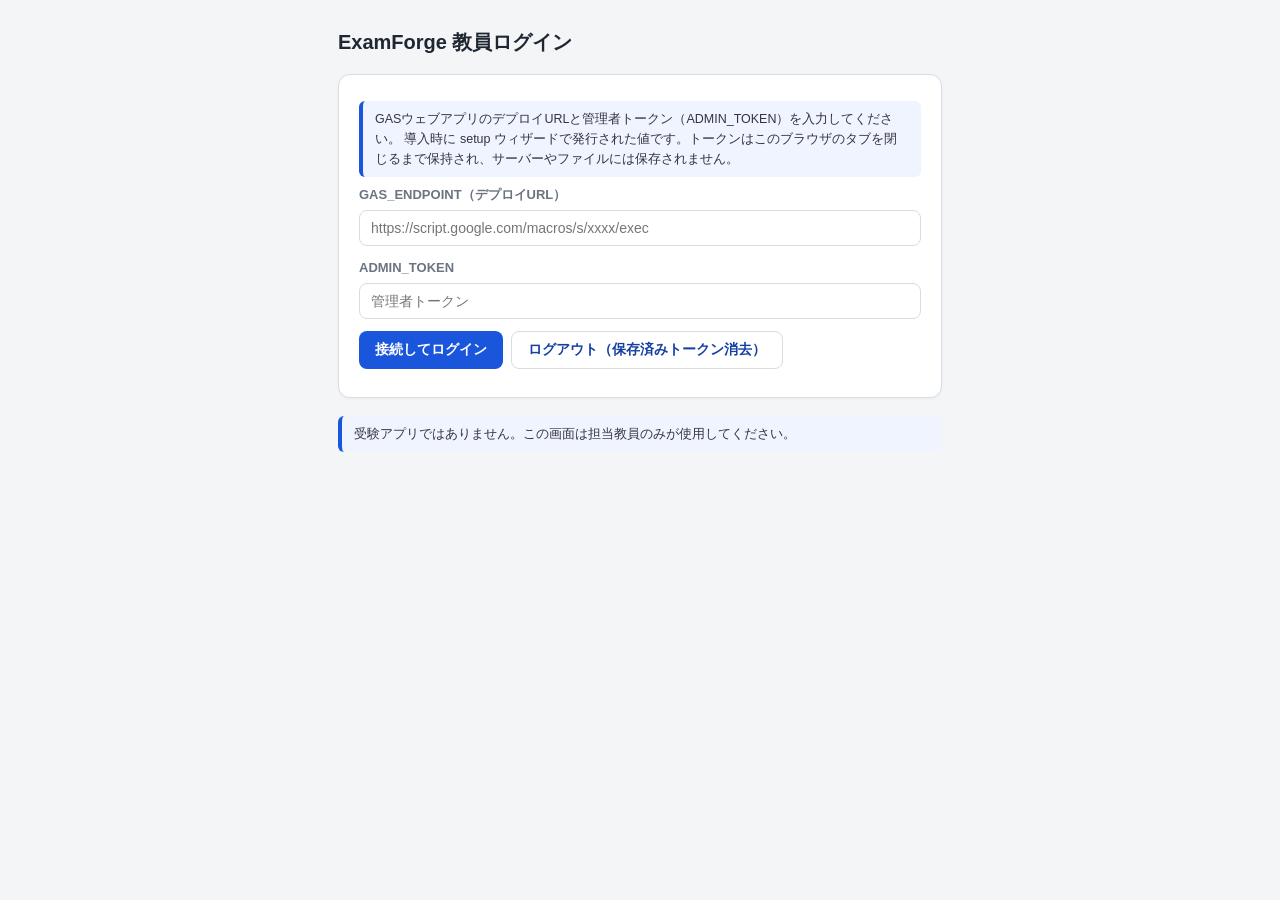
<file: examipu/admin/keyEditor.html>
<!DOCTYPE html>
<html lang="ja">
<head>
<meta charset="utf-8">
<meta name="viewport" content="width=device-width,initial-scale=1">
<meta name="robots" content="noindex,nofollow">
<title>ExamForge 正解データエディタ</title>
<link rel="stylesheet" href="admin.css">
</head>
<body>
<!--
  admin/keyEditor.html — SC-13 正解データエディタ画面
  実装指示書§7.5 EXAM_JSONスキーマ・§7.6 key.jsonスキーマを実装根拠とする。
  URLクエリ ?exam=<examId> の試験に対する正解データ（key.json）を編集する。
  ADMIN_TOKENはハードコードしない（apiClient.jsのsessionStorage経由のみ）。
  相互import禁止のため、本画面のスクリプトは apiClient.js / keyEditor.js / ../exam/drawing.js のみを読み込む。
-->
<div class="efhead">
  <div class="ttl">ExamForge<small>教員管理画面</small></div>
  <nav id="headNav">
    <a href="dashboard.html">試験一覧</a>
  </nav>
  <button class="logout" id="btnLogout" type="button">ログアウト</button>
</div>

<div class="wrap">
  <h1 id="pageTitle">正解データエディタ</h1>

  <p><a href="dashboard.html">&laquo; 試験一覧に戻る</a></p>

  <div class="hint">
    設問ごとに模範解答・採点ルール・正解選択肢・お手本の図を登録します。未入力の設問には「要入力」バッジが表示されます。
  </div>

  <div id="msgArea"></div>

  <div id="bodyHost">
    <div class="loading">読み込み中です…</div>
  </div>

  <div class="card" id="saveCard" style="display:none">
    <div class="btnbar">
      <button type="button" id="btnSave">保存</button>
    </div>
    <div id="saveMsg"></div>
  </div>
</div>

<footer class="efnote">ExamForge 教員管理画面 / このページは担当教員のみが使用してください。</footer>

<script src="apiClient.js"></script>
<script src="../exam/drawing.js"></script>
<script src="keyEditor.js"></script>
</body>
</html>
</file>
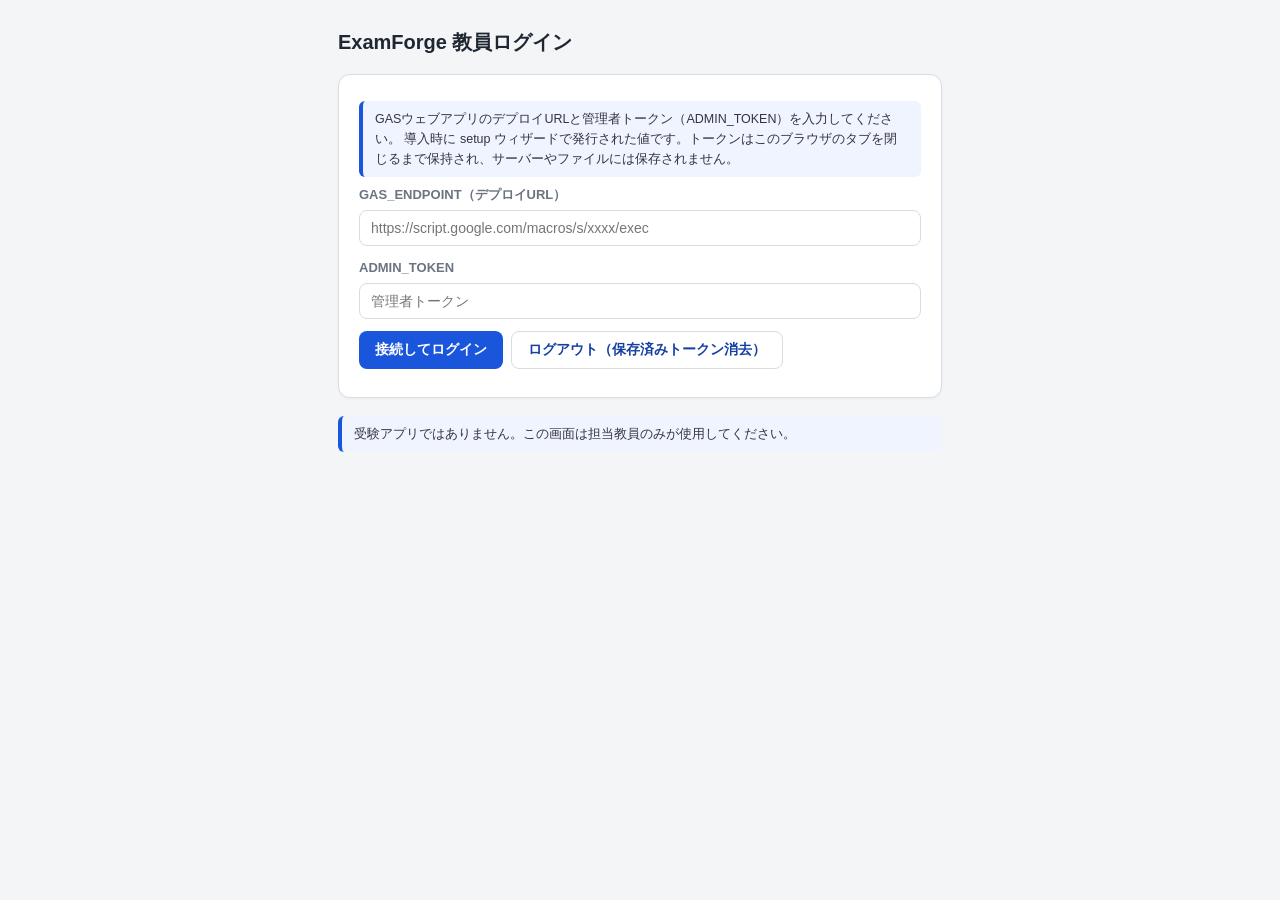
<file: examipu/admin/monitorView.html>
<!DOCTYPE html>
<html lang="ja">
<head>
<meta charset="utf-8">
<meta name="viewport" content="width=device-width,initial-scale=1">
<meta name="robots" content="noindex,nofollow">
<title>ExamForge 受験モニタ</title>
<link rel="stylesheet" href="admin.css">
</head>
<body>
<!--
  admin/monitorView.html — SC-14 受験モニタ画面
  実装指示書§4 P3-6・FR-D10・FR-E07 を実装根拠とする。
  URLクエリ ?exam=<examId> で対象試験を指定する。
  相互import禁止のため、本画面のスクリプトは apiClient.js / monitorView.js のみを読み込む。
-->
<div class="efhead">
  <div class="ttl">ExamForge<small>教員管理画面</small></div>
  <nav>
    <a href="dashboard.html">試験一覧</a>
  </nav>
  <button class="logout" id="btnLogout" type="button">ログアウト</button>
</div>

<div class="wrap">
  <h1>受験モニタ</h1>

  <div class="hint">
    受験中の学生の状態をリアルタイムに近い形で確認できます。30秒ごとに自動更新されます。
    「テスト」バッジが付いた行は担当教員自身によるテスト受験です（区別表示のみで一覧からは除外しません）。
  </div>

  <div class="btnbar">
    <button type="button" id="btnRefresh">今すぐ更新</button>
    <span id="lastUpdated" class="hint" style="display:inline-block;margin:0;padding:6px 10px;"></span>
  </div>

  <div id="msgArea"></div>

  <div class="card">
    <div id="listHost">
      <div class="loading">読み込み中です…</div>
    </div>
  </div>
</div>

<footer class="efnote">ExamForge 教員管理画面 / このページは担当教員のみが使用してください。</footer>

<script src="apiClient.js"></script>
<script src="monitorView.js"></script>
</body>
</html>
</file>
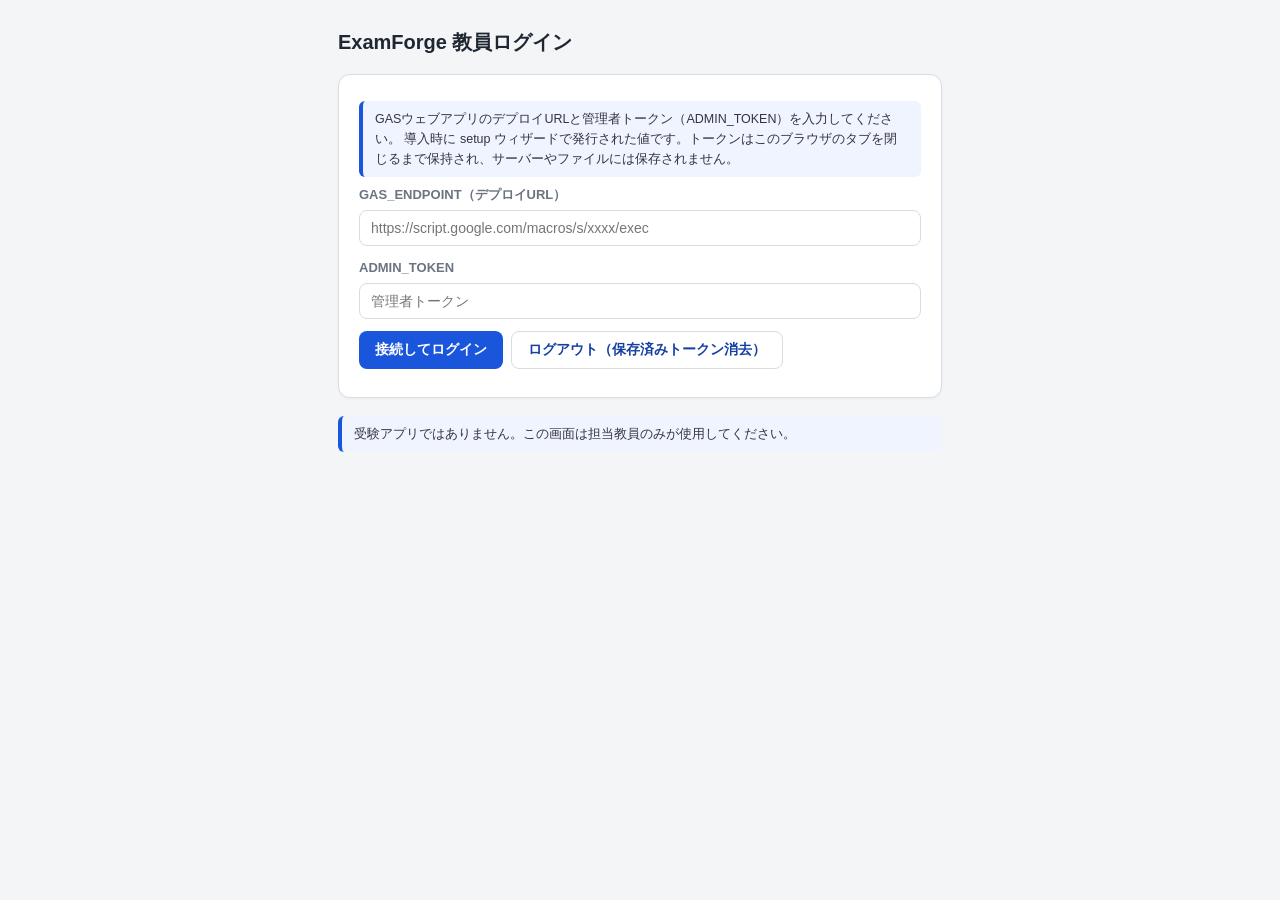
<file: examipu/admin/reportView.html>
<!DOCTYPE html>
<html lang="ja">
<head>
<meta charset="utf-8">
<meta name="viewport" content="width=device-width,initial-scale=1">
<meta name="robots" content="noindex,nofollow">
<title>ExamForge 成績集計</title>
<link rel="stylesheet" href="admin.css">
</head>
<body>
<!--
  admin/reportView.html — SC-16 成績集計・CSV出力画面
  実装指示書§4 P3-8（UC-06・FR-E08/C14）を実装根拠とする。
  URLクエリ ?exam=<examId> で対象試験を指定する。
  role=teacher（テスト受験）は既定除外し、「テスト受験者を表示」トグルで包含できる（FR-C14）。
  CSVは admin.exportCsv（GAS側 GradeService.buildCsv が UTF-8 BOM 付与済み）の応答テキストを
  そのままBlobダウンロードする（二重BOMを付けない）。
-->
<div class="efhead">
  <div class="ttl">ExamForge<small>教員管理画面</small></div>
  <nav>
    <a href="dashboard.html">試験一覧</a>
    <a href="#" id="navGrading">採点画面</a>
  </nav>
  <button class="logout" id="btnLogout" type="button">ログアウト</button>
</div>

<div class="wrap">
  <h1>成績集計・CSV出力</h1>

  <div class="hint">
    自動採点・レビュー済みの成績を一覧表示します。設問別得点はサーバー集計（CSVと同一の値）です。
    「テスト」バッジの行は担当教員によるテスト受験で、既定では表示・CSVから除外されます（FR-C14）。
  </div>

  <div class="btnbar">
    <button type="button" id="btnRefresh">再読み込み</button>
    <button type="button" id="btnCsv">CSVダウンロード</button>
    <label style="display:inline-flex;align-items:center;gap:6px;font-size:13px;padding:6px 10px;">
      <input type="checkbox" id="chkIncludeTest" style="width:auto;">
      テスト受験者（教員）を表示・CSVに含める
    </label>
  </div>

  <div id="msgArea"></div>

  <div class="card">
    <div id="listHost" style="overflow-x:auto;">
      <div class="loading">読み込み中です…</div>
    </div>
  </div>
</div>

<footer class="efnote">ExamForge 教員管理画面 / このページは担当教員のみが使用してください。</footer>

<script src="apiClient.js"></script>
<script src="reportView.js"></script>
</body>
</html>
</file>
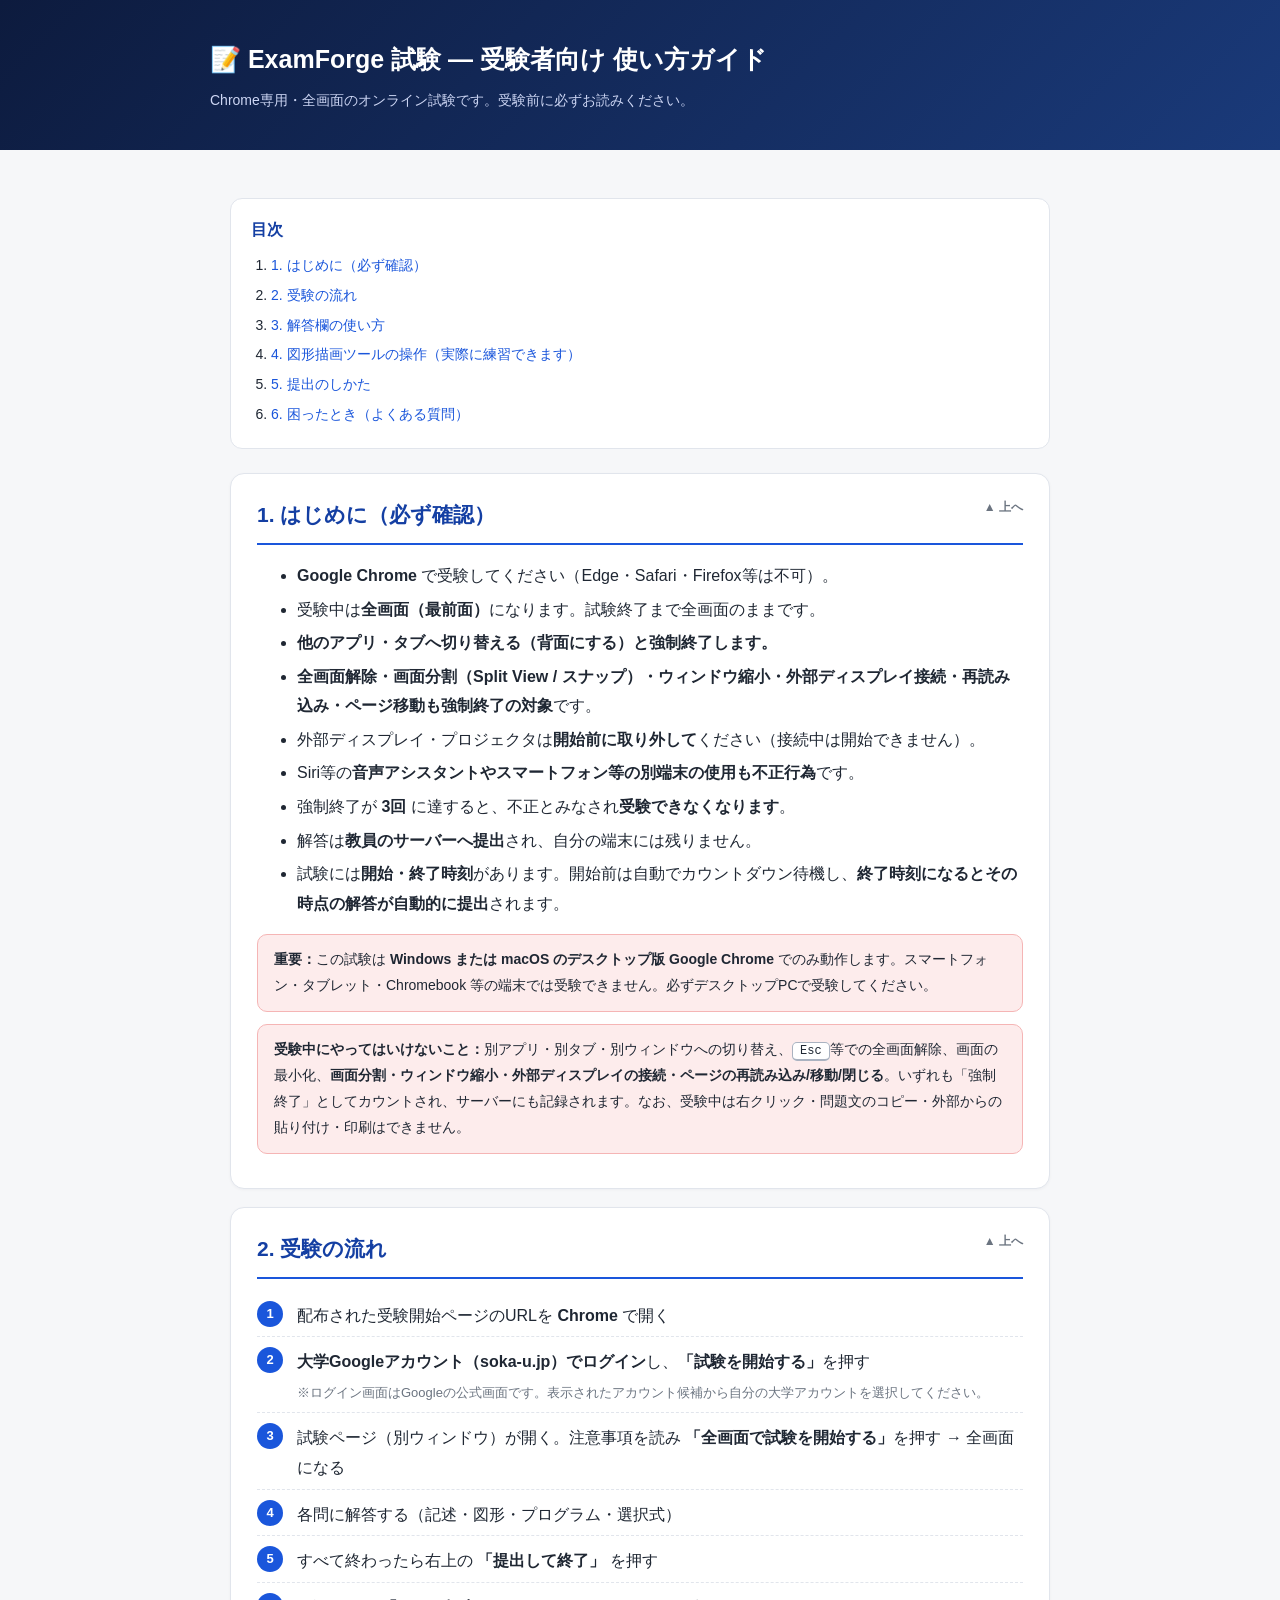
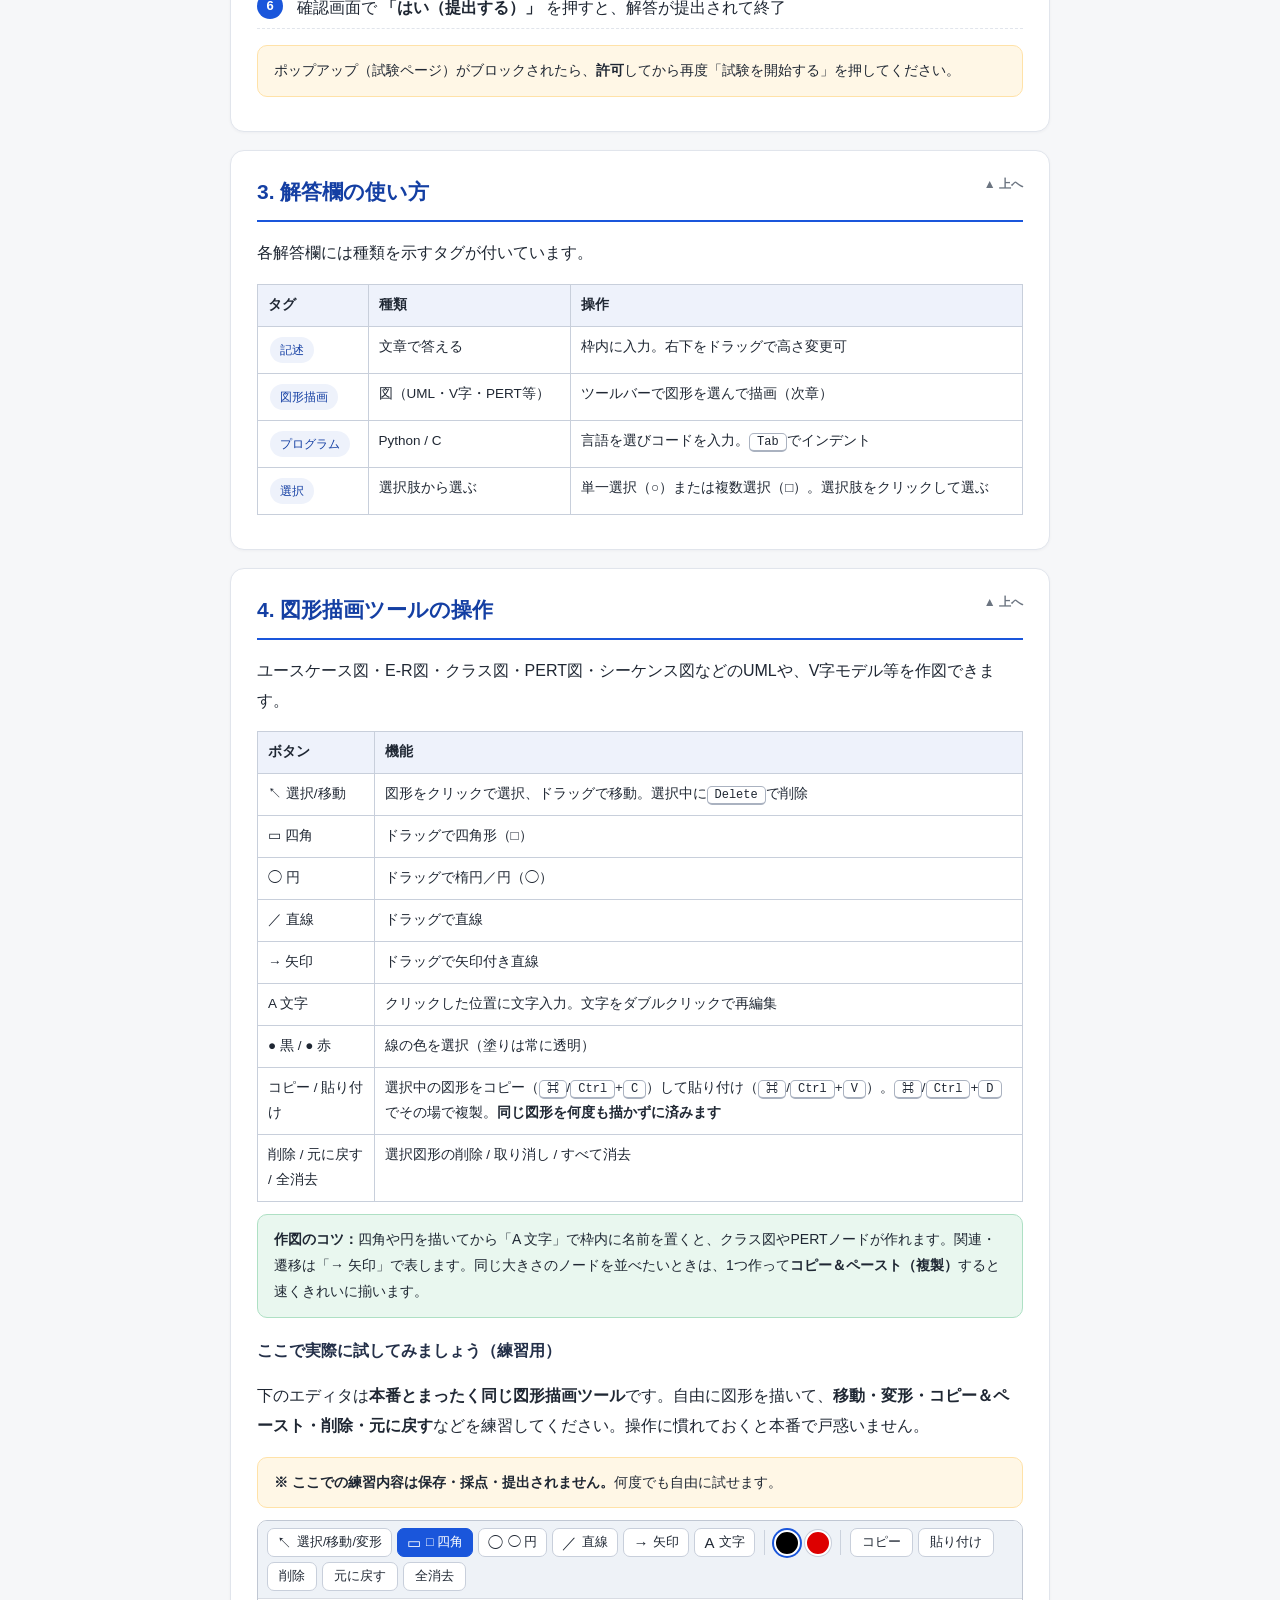
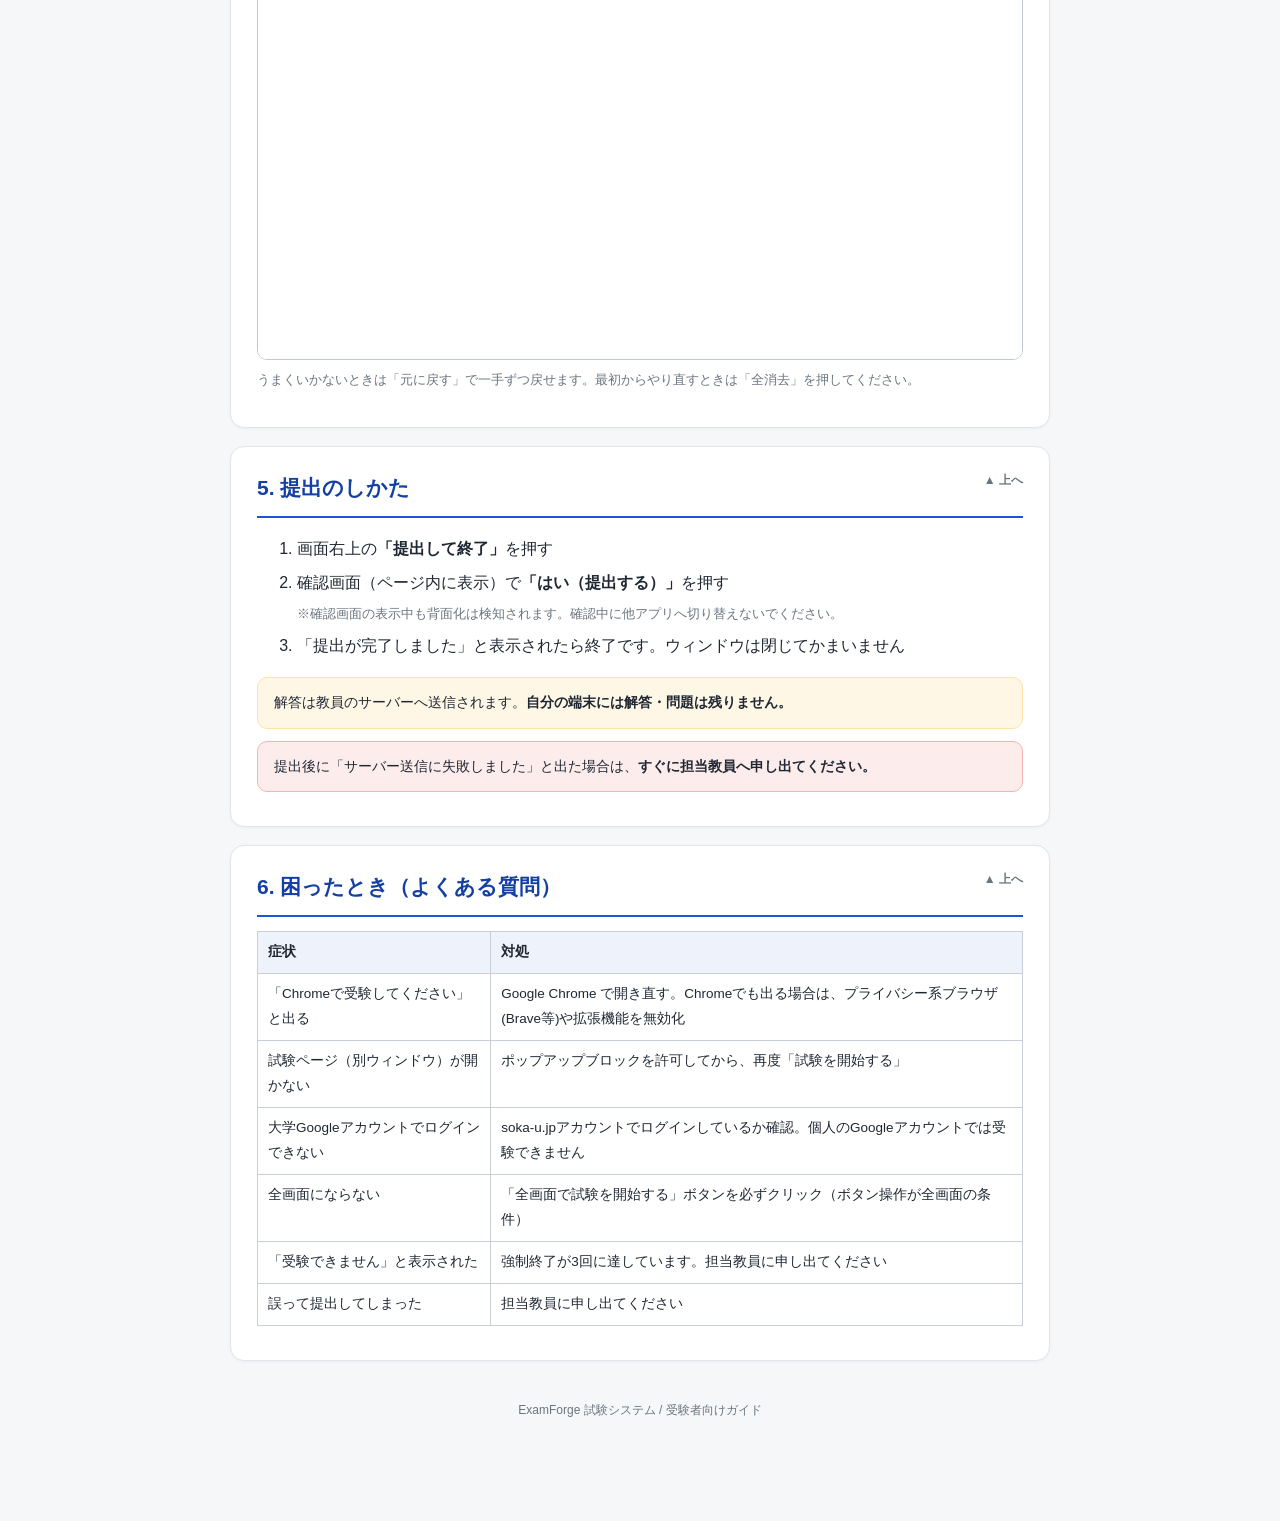
<file: examipu/exam/manual.html>
<!DOCTYPE html>
<html lang="ja">
<head>
  <meta charset="UTF-8">
  <meta name="viewport" content="width=device-width, initial-scale=1.0">
  <meta name="robots" content="noindex,nofollow">
  <!-- 内部設計書§3.1 FR-C12 学生Google OAuthログインへの記述更新 -->
  <title>ExamForge 試験｜受験者向け 使い方ガイド</title>
  <style>
    :root{--accent:#1a56db;--accent-d:#143fa3;--ink:#1f2733;--muted:#6b7480;--line:#e1e5ec;--bg:#f6f7f9}
    *{box-sizing:border-box}
    body{margin:0;font-family:'Hiragino Kaku Gothic ProN','Yu Gothic','Segoe UI',sans-serif;color:var(--ink);background:var(--bg);line-height:1.85}
    header{background:linear-gradient(135deg,#0d1b3e,#1a3a7a);color:#fff;padding:36px 20px}
    header .in{max-width:860px;margin:0 auto}
    header h1{margin:0 0 6px;font-size:25px}
    header p{margin:0;color:#cdd6f4;font-size:14px}
    .wrap{max-width:860px;margin:0 auto;padding:24px 20px 80px}
    nav.toc{background:#fff;border:1px solid var(--line);border-radius:12px;padding:16px 20px;margin:24px 0}
    nav.toc b{display:block;margin-bottom:8px;color:var(--accent-d)}
    nav.toc ol{margin:0;padding-left:20px;font-size:14px}
    nav.toc a{color:var(--accent);text-decoration:none}
    nav.toc a:hover{text-decoration:underline}
    section{background:#fff;border:1px solid var(--line);border-radius:14px;padding:22px 26px;margin:18px 0;box-shadow:0 1px 3px rgba(20,30,50,.04)}
    h2{color:var(--accent-d);border-bottom:2px solid var(--accent);padding-bottom:8px;margin:0 0 14px;font-size:21px;scroll-margin-top:16px}
    h3{font-size:16px;margin:18px 0 6px;color:#243049}
    code{background:#eef1f6;padding:1px 6px;border-radius:5px;font-family:'SF Mono',Consolas,Menlo,monospace;font-size:13px}
    ol li,ul li{margin:4px 0}
    table{border-collapse:collapse;width:100%;margin:12px 0;font-size:13.5px}
    th,td{border:1px solid #c8cfdb;padding:8px 10px;text-align:left;vertical-align:top}
    th{background:#eef2fb}
    .note{background:#fff7e6;border:1px solid #ffe2a8;border-radius:10px;padding:12px 16px;margin:12px 0;font-size:14px}
    .warn{background:#fdecec;border:1px solid #f5b5b5;border-radius:10px;padding:12px 16px;margin:12px 0;font-size:14px}
    .ok{background:#e9f7ef;border:1px solid #aee0c4;border-radius:10px;padding:12px 16px;margin:12px 0;font-size:14px}
    .step{counter-reset:step;list-style:none;padding-left:0}
    .step>li{position:relative;padding:6px 0 6px 40px;border-bottom:1px dashed var(--line)}
    .step>li:before{counter-increment:step;content:counter(step);position:absolute;left:0;top:6px;background:var(--accent);color:#fff;width:26px;height:26px;border-radius:50%;display:flex;align-items:center;justify-content:center;font-weight:700;font-size:13px}
    kbd{background:#fff;border:1px solid #aab2c0;border-bottom-width:2px;border-radius:5px;padding:1px 7px;font-size:12px}
    .pill{display:inline-block;background:#eef2fb;color:var(--accent-d);border-radius:20px;padding:2px 10px;font-size:12px;margin:2px}
    footer{text-align:center;color:var(--muted);font-size:12px;padding:20px}
    a.top{font-size:12px;color:var(--muted);text-decoration:none;float:right}
    .lang-btn{display:inline-block;background:rgba(255,255,255,0.15);color:#fff;border:1px solid rgba(255,255,255,0.4);border-radius:20px;padding:5px 14px;font-size:13px;text-decoration:none;float:right;margin-top:4px}
    .lang-btn:hover{background:rgba(255,255,255,0.28)}

    /* ===== 図形描画ツール（練習用 DrawPad） — exam.css と同じ見た目 ===== */
    .drawpad{border:1px solid #c0c7d3;border-radius:10px;overflow:hidden;background:#fff}
    .drawbar{display:flex;flex-wrap:wrap;align-items:center;gap:5px;padding:7px 9px;background:#eef2f7;border-bottom:1px solid #d8dce3}
    .dtool{display:flex;align-items:center;gap:5px;background:#fff;border:1px solid #c8cfdb;border-radius:7px;padding:5px 9px;cursor:pointer;font-size:12.5px;color:var(--ink)}
    .dtool .di{font-size:15px;line-height:1}
    .dtool:hover{background:#f0f4ff}
    .dtool.active{background:var(--accent);color:#fff;border-color:var(--accent)}
    .dcolor{width:26px;height:26px;border-radius:50%;border:2px solid #fff;box-shadow:0 0 0 1px #c8cfdb;cursor:pointer;padding:0}
    .dcolor.active{box-shadow:0 0 0 2px var(--accent)}
    .daction{background:#fff;border:1px solid #c8cfdb;border-radius:7px;padding:5px 11px;cursor:pointer;font-size:12.5px;color:var(--ink)}
    .daction:hover{background:#f0f4ff}
    .dsep{width:1px;align-self:stretch;background:#cbd2dd;margin:2px 4px}
    .drawstage{position:relative;background:#fff;background-image:linear-gradient(#eef1f6 1px,transparent 1px),linear-gradient(90deg,#eef1f6 1px,transparent 1px);background-size:24px 24px}
    .drawstage canvas{display:block;touch-action:none;cursor:crosshair}
    .dtextinput{position:absolute;font-size:16px;border:1px solid var(--accent);border-radius:4px;padding:2px 5px;background:#fff;z-index:5;min-width:120px}
    @media (max-width:640px){.dtool .dt{display:none}}
  </style>
</head>
<body>
<header><div class="in">
  <h1>📝 ExamForge 試験 — 受験者向け 使い方ガイド</h1>
  <p>Chrome専用・全画面のオンライン試験です。受験前に必ずお読みください。</p>
</div></header>

<div class="wrap">

  <nav class="toc">
    <b>目次</b>
    <ol>
      <li><a href="#about">1. はじめに（必ず確認）</a></li>
      <li><a href="#flow">2. 受験の流れ</a></li>
      <li><a href="#answer">3. 解答欄の使い方</a></li>
      <li><a href="#draw">4. 図形描画ツールの操作（実際に練習できます）</a></li>
      <li><a href="#submit">5. 提出のしかた</a></li>
      <li><a href="#trouble">6. 困ったとき（よくある質問）</a></li>
    </ol>
  </nav>

  <section id="about">
    <h2>1. はじめに（必ず確認） <a class="top" href="#">▲ 上へ</a></h2>
    <ul>
      <li><b>Google Chrome</b> で受験してください（Edge・Safari・Firefox等は不可）。</li>
      <li>受験中は<b>全画面（最前面）</b>になります。試験終了まで全画面のままです。</li>
      <li><b>他のアプリ・タブへ切り替える（背面にする）と強制終了します。</b></li>
      <li><b>全画面解除・画面分割（Split View / スナップ）・ウィンドウ縮小・外部ディスプレイ接続・再読み込み・ページ移動も強制終了の対象</b>です。</li>
      <li>外部ディスプレイ・プロジェクタは<b>開始前に取り外して</b>ください（接続中は開始できません）。</li>
      <li>Siri等の<b>音声アシスタントやスマートフォン等の別端末の使用も不正行為</b>です。</li>
      <li>強制終了が <b>3回</b> に達すると、不正とみなされ<b>受験できなくなります</b>。</li>
      <li>解答は<b>教員のサーバーへ提出</b>され、自分の端末には残りません。</li>
      <li>試験には<b>開始・終了時刻</b>があります。開始前は自動でカウントダウン待機し、<b>終了時刻になるとその時点の解答が自動的に提出</b>されます。</li>
    </ul>
    <div class="warn"><b>重要：</b>この試験は <b>Windows または macOS のデスクトップ版 Google Chrome</b> でのみ動作します。スマートフォン・タブレット・Chromebook 等の端末では受験できません。必ずデスクトップPCで受験してください。</div>
    <div class="warn"><b>受験中にやってはいけないこと：</b>別アプリ・別タブ・別ウィンドウへの切り替え、<kbd>Esc</kbd>等での全画面解除、画面の最小化、<b>画面分割・ウィンドウ縮小・外部ディスプレイの接続・ページの再読み込み/移動/閉じる</b>。いずれも「強制終了」としてカウントされ、サーバーにも記録されます。なお、受験中は右クリック・問題文のコピー・外部からの貼り付け・印刷はできません。</div>
  </section>

  <section id="flow">
    <h2>2. 受験の流れ <a class="top" href="#">▲ 上へ</a></h2>
    <ol class="step">
      <li>配布された受験開始ページのURLを <b>Chrome</b> で開く</li>
      <li><b>大学Googleアカウント（soka-u.jp）でログイン</b>し、<b>「試験を開始する」</b>を押す<br>
        <span style="font-size:13px;color:#6b7480">※ログイン画面はGoogleの公式画面です。表示されたアカウント候補から自分の大学アカウントを選択してください。</span></li>
      <li>試験ページ（別ウィンドウ）が開く。注意事項を読み <b>「全画面で試験を開始する」</b>を押す → 全画面になる</li>
      <li>各問に解答する（記述・図形・プログラム・選択式）</li>
      <li>すべて終わったら右上の <b>「提出して終了」</b> を押す</li>
      <li>確認画面で <b>「はい（提出する）」</b> を押すと、解答が提出されて終了</li>
    </ol>
    <div class="note">ポップアップ（試験ページ）がブロックされたら、<b>許可</b>してから再度「試験を開始する」を押してください。</div>
  </section>

  <section id="answer">
    <h2>3. 解答欄の使い方 <a class="top" href="#">▲ 上へ</a></h2>
    <p>各解答欄には種類を示すタグが付いています。</p>
    <table>
      <tr><th>タグ</th><th>種類</th><th>操作</th></tr>
      <tr><td><span class="pill">記述</span></td><td>文章で答える</td><td>枠内に入力。右下をドラッグで高さ変更可</td></tr>
      <tr><td><span class="pill">図形描画</span></td><td>図（UML・V字・PERT等）</td><td>ツールバーで図形を選んで描画（次章）</td></tr>
      <tr><td><span class="pill">プログラム</span></td><td>Python / C</td><td>言語を選びコードを入力。<kbd>Tab</kbd>でインデント</td></tr>
      <tr><td><span class="pill">選択</span></td><td>選択肢から選ぶ</td><td>単一選択（○）または複数選択（□）。選択肢をクリックして選ぶ</td></tr>
    </table>
  </section>

  <section id="draw">
    <h2>4. 図形描画ツールの操作 <a class="top" href="#">▲ 上へ</a></h2>
    <p>ユースケース図・E-R図・クラス図・PERT図・シーケンス図などのUMLや、V字モデル等を作図できます。</p>
    <table>
      <tr><th>ボタン</th><th>機能</th></tr>
      <tr><td>↖ 選択/移動</td><td>図形をクリックで選択、ドラッグで移動。選択中に<kbd>Delete</kbd>で削除</td></tr>
      <tr><td>▭ 四角</td><td>ドラッグで四角形（□）</td></tr>
      <tr><td>◯ 円</td><td>ドラッグで楕円／円（◯）</td></tr>
      <tr><td>／ 直線</td><td>ドラッグで直線</td></tr>
      <tr><td>→ 矢印</td><td>ドラッグで矢印付き直線</td></tr>
      <tr><td>A 文字</td><td>クリックした位置に文字入力。文字をダブルクリックで再編集</td></tr>
      <tr><td>● 黒 / ● 赤</td><td>線の色を選択（塗りは常に透明）</td></tr>
      <tr><td>コピー / 貼り付け</td><td>選択中の図形をコピー（<kbd>⌘</kbd>/<kbd>Ctrl</kbd>+<kbd>C</kbd>）して貼り付け（<kbd>⌘</kbd>/<kbd>Ctrl</kbd>+<kbd>V</kbd>）。<kbd>⌘</kbd>/<kbd>Ctrl</kbd>+<kbd>D</kbd>でその場で複製。<b>同じ図形を何度も描かずに済みます</b></td></tr>
      <tr><td>削除 / 元に戻す / 全消去</td><td>選択図形の削除 / 取り消し / すべて消去</td></tr>
    </table>
    <div class="ok"><b>作図のコツ：</b>四角や円を描いてから「A 文字」で枠内に名前を置くと、クラス図やPERTノードが作れます。関連・遷移は「→ 矢印」で表します。同じ大きさのノードを並べたいときは、1つ作って<b>コピー＆ペースト（複製）</b>すると速くきれいに揃います。</div>

    <h3 id="drawtry">ここで実際に試してみましょう（練習用）</h3>
    <p>下のエディタは<b>本番とまったく同じ図形描画ツール</b>です。自由に図形を描いて、<b>移動・変形・コピー＆ペースト・削除・元に戻す</b>などを練習してください。操作に慣れておくと本番で戸惑いません。</p>
    <div class="note"><b>※ ここでの練習内容は保存・採点・提出されません。</b>何度でも自由に試せます。</div>
    <div id="drawTry"></div>
    <p style="font-size:13px;color:var(--muted);margin-top:8px">うまくいかないときは「元に戻す」で一手ずつ戻せます。最初からやり直すときは「全消去」を押してください。</p>
  </section>

  <section id="submit">
    <h2>5. 提出のしかた <a class="top" href="#">▲ 上へ</a></h2>
    <ol>
      <li>画面右上の<b>「提出して終了」</b>を押す</li>
      <li>確認画面（ページ内に表示）で<b>「はい（提出する）」</b>を押す<br>
        <span style="font-size:13px;color:#6b7480">※確認画面の表示中も背面化は検知されます。確認中に他アプリへ切り替えないでください。</span></li>
      <li>「提出が完了しました」と表示されたら終了です。ウィンドウは閉じてかまいません</li>
    </ol>
    <div class="note">解答は教員のサーバーへ送信されます。<b>自分の端末には解答・問題は残りません。</b></div>
    <div class="warn">提出後に「サーバー送信に失敗しました」と出た場合は、<b>すぐに担当教員へ申し出てください。</b></div>
  </section>

  <section id="trouble">
    <h2>6. 困ったとき（よくある質問） <a class="top" href="#">▲ 上へ</a></h2>
    <table>
      <tr><th>症状</th><th>対処</th></tr>
      <tr><td>「Chromeで受験してください」と出る</td><td>Google Chrome で開き直す。Chromeでも出る場合は、プライバシー系ブラウザ(Brave等)や拡張機能を無効化</td></tr>
      <tr><td>試験ページ（別ウィンドウ）が開かない</td><td>ポップアップブロックを許可してから、再度「試験を開始する」</td></tr>
      <tr><td>大学Googleアカウントでログインできない</td><td>soka-u.jpアカウントでログインしているか確認。個人のGoogleアカウントでは受験できません</td></tr>
      <tr><td>全画面にならない</td><td>「全画面で試験を開始する」ボタンを必ずクリック（ボタン操作が全画面の条件）</td></tr>
      <tr><td>「受験できません」と表示された</td><td>強制終了が3回に達しています。担当教員に申し出てください</td></tr>
      <tr><td>誤って提出してしまった</td><td>担当教員に申し出てください</td></tr>
    </table>
  </section>

  <footer>ExamForge 試験システム / 受験者向けガイド</footer>
</div>

<!-- 練習用：本番と同じ図形描画ツール（DrawPad）を設置 -->
<script src="drawing.js"></script>
<script>
  document.addEventListener('DOMContentLoaded', function () {
    var el = document.getElementById('drawTry');
    if (el && window.DrawPad) new DrawPad(el, { height: 360 });
  });
</script>
</body>
</html>
</file>
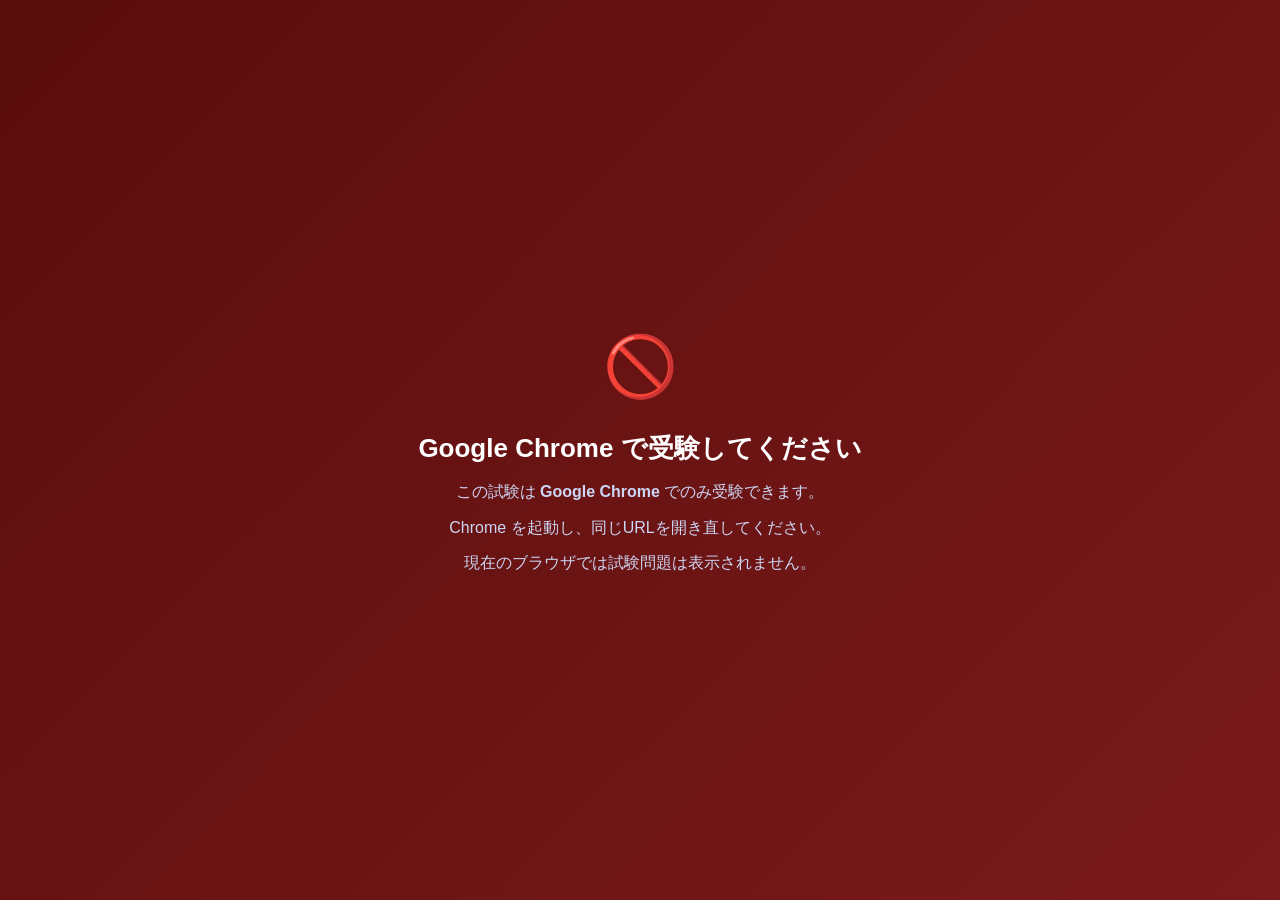
<file: examipu/exam/paper.html>
<!DOCTYPE html>
<html lang="ja">
<head>
  <meta charset="UTF-8">
  <meta name="viewport" content="width=device-width, initial-scale=1.0">
  <meta name="robots" content="noindex,nofollow">
  <meta http-equiv="Cache-Control" content="no-store, no-cache, must-revalidate">
  <meta http-equiv="Pragma" content="no-cache">
  <meta http-equiv="Expires" content="0">
  <title>試験問題</title>
  <link rel="stylesheet" href="exam.css?v=20260610">
</head>
<body>

  <!-- 試験中ヘッダ -->
  <header class="exhead" id="examMain-head">
    <span class="ttl">📝 試験</span>
    <span class="who" id="headWho"></span>
    <span class="spacer"></span>
    <span class="save" id="saveState">未保存</span>
    <span class="timer" id="timer">--:--</span>
    <button id="submitBtn" type="button">提出して終了</button>
  </header>

  <!-- 試験本体 -->
  <main id="examMain">
    <div class="wrap">
      <h1 class="exam-title" id="examTitle"></h1>
      <p class="exam-sub" id="examSub"></p>
      <div class="notes" id="notes"></div>
      <div id="sections"></div>
      <div style="text-align:center;margin-top:30px">
        <button class="startbtn" style="background:#1a56db;color:#fff" onclick="document.getElementById('submitBtn').click()">提出して終了</button>
      </div>
    </div>
  </main>

  <!-- 提出後 -->
  <section id="doneView">
    <div class="ok" id="doneIcon">✅</div>
    <h2 id="doneHead">提出が完了しました</h2>
    <p class="name"></p>
    <p id="serverState" style="font-weight:700"></p>
    <p id="doneMsg">このウィンドウは閉じてかまいません。</p>
    <div class="dl" id="dlBox">
      <button id="dlHtml" type="button">解答シート(HTML)を保存</button>
      <button id="dlJson" type="button">解答データ(JSON)を保存</button>
    </div>
    <div class="dl">
      <button id="closeWin" type="button" style="background:#6b7480">ウィンドウを閉じる</button>
    </div>
  </section>

  <!-- 問題データはサーバー(GAS)から取得するため questions.js は読み込まない -->
  <script src="config.js?v=20260610"></script>
  <!-- 内部設計書§3.1 googleAuth.js読込追加（FR-C12） -->
  <script src="googleAuth.js?v=20260610"></script>
  <script src="drawing.js?v=20260610"></script>
  <script src="exam.js?v=20260610"></script>
</body>
</html>
</file>
<file: examipu/admin/admin.css>
/* =====================================================================
 *  admin/admin.css — ExamForge 教員アプリ共通スタイル
 *  実装指示書§4 P3（admin/admin.css）。exam/exam.cssの配色トーンを踏襲し
 *  管理画面向けのレイアウト部品（ナビ・テーブル・カード・バッジ・フォーム）を定義する。
 * ===================================================================== */
:root{
  --bg:#f4f5f7; --panel:#fff; --line:#d8dce3; --ink:#1f2733;
  --accent:#1a56db; --accent-d:#143fa3; --red:#c0261e; --green:#127a3e;
  --amber:#a86400; --muted:#6b7480; --badge-test:#8a5e00;
}
*{box-sizing:border-box}
html,body{margin:0;padding:0}
body{
  font-family:'Hiragino Kaku Gothic ProN','Yu Gothic','Segoe UI',sans-serif;
  background:var(--bg); color:var(--ink); line-height:1.6; font-size:14.5px;
}
a{color:var(--accent)}

/* ===== ヘッダ・ナビ ===== */
.efhead{
  position:sticky; top:0; z-index:20; background:var(--accent); color:#fff;
  display:flex; align-items:center; gap:16px; padding:10px 20px; box-shadow:0 2px 8px rgba(0,0,0,.15);
}
.efhead .ttl{font-weight:800; font-size:16px}
.efhead .ttl small{font-weight:400; opacity:.85; font-size:12px; margin-left:6px}
.efhead nav{display:flex; gap:4px; flex:1; flex-wrap:wrap}
.efhead nav a{
  color:#fff; text-decoration:none; font-size:13px; padding:6px 10px; border-radius:6px; opacity:.9;
}
.efhead nav a:hover,.efhead nav a.active{background:rgba(255,255,255,.18); opacity:1}
.efhead .logout{
  background:#fff; color:var(--accent-d); border:0; padding:7px 14px; border-radius:8px;
  font-weight:700; cursor:pointer; font-size:13px;
}
.efhead .logout:hover{background:#eef2ff}

.wrap{max-width:1100px; margin:0 auto; padding:22px 18px 80px}
.wrap.narrow{max-width:640px}

h1{font-size:20px; margin:4px 0 16px}
h2{font-size:16px; margin:0 0 10px; color:var(--accent-d)}

/* ===== カード・パネル ===== */
.card{background:var(--panel); border:1px solid var(--line); border-radius:12px; padding:18px 20px; margin-bottom:18px; box-shadow:0 1px 3px rgba(20,30,50,.05)}
.card-row{display:flex; gap:14px; flex-wrap:wrap}
.hint{background:#f0f4ff; border-left:4px solid var(--accent); padding:8px 12px; border-radius:6px; font-size:12.5px; color:#334; margin:8px 0}
.warn{background:#fff7e6; border-left:4px solid var(--amber); padding:8px 12px; border-radius:6px; font-size:12.5px; margin:8px 0}
.error-box{background:#fdecea; border-left:4px solid var(--red); padding:8px 12px; border-radius:6px; font-size:13px; margin:8px 0; color:#7a1a12}

/* ===== フォーム ===== */
label.field{display:block; margin-bottom:12px; font-size:13px}
label.field span{display:block; margin-bottom:4px; font-weight:600; color:var(--muted)}
input[type="text"],input[type="url"],input[type="password"],input[type="number"],
input[type="datetime-local"],textarea,select{
  width:100%; padding:9px 11px; border:1px solid var(--line); border-radius:8px; font-size:14px;
  font-family:inherit; background:#fff; color:var(--ink);
}
textarea{resize:vertical}
input:focus,textarea:focus,select:focus{outline:2px solid var(--accent); outline-offset:1px}

button, .btn{
  display:inline-flex; align-items:center; gap:6px; background:var(--accent); color:#fff; border:0;
  padding:9px 16px; border-radius:8px; font-weight:700; cursor:pointer; font-size:13.5px; text-decoration:none;
}
button:hover,.btn:hover{background:var(--accent-d)}
button.secondary,.btn.secondary{background:#fff; color:var(--accent-d); border:1px solid var(--line)}
button.secondary:hover,.btn.secondary:hover{background:#eef2ff}
button.danger,.btn.danger{background:var(--red)}
button.danger:hover{background:#8f1d17}
button:disabled{opacity:.5; cursor:not-allowed}
.btnbar{display:flex; gap:8px; flex-wrap:wrap; margin:10px 0}

/* ===== テーブル ===== */
table.datatable{width:100%; border-collapse:collapse; font-size:13.5px}
table.datatable th,table.datatable td{border:1px solid var(--line); padding:7px 10px; text-align:left; vertical-align:top}
table.datatable th{background:#eef2fb; color:var(--accent-d); white-space:nowrap}
table.datatable tbody tr:hover{background:#f7f9fd}

/* ===== バッジ ===== */
.badge{display:inline-block; padding:2px 8px; border-radius:999px; font-size:11.5px; font-weight:700}
.badge.state-draft{background:#eee; color:#555}
.badge.state-published{background:#e5f6ec; color:var(--green)}
.badge.state-closed{background:#eee; color:#888}
.badge.test{background:#fff1cf; color:var(--badge-test)}
.badge.status-submitted{background:#e5f6ec; color:var(--green)}
.badge.status-in_progress{background:#e8f0fe; color:var(--accent-d)}
.badge.status-violation{background:#fdecea; color:var(--red)}
.badge.status-timeout{background:#eef2fb; color:var(--accent-d)}
.badge.review-needed{background:#fff1cf; color:var(--badge-test)}
.badge.review-done{background:#e5f6ec; color:var(--green)}

/* ===== エディタ系レイアウト ===== */
.section-block{border:1px solid var(--line); border-radius:10px; padding:14px 16px; margin-bottom:14px; background:#fbfbfd}
.section-block .sb-head{display:flex; align-items:center; gap:8px; margin-bottom:10px}
.section-block .sb-head .sb-title{font-weight:700; flex:1}
.answer-block{border:1px dashed var(--line); border-radius:8px; padding:10px 12px; margin:8px 0; background:#fff}
.answer-block .ab-head{display:flex; align-items:center; gap:8px; margin-bottom:6px; font-size:12.5px; color:var(--muted)}
.grid2{display:grid; grid-template-columns:1fr 1fr; gap:16px}
@media (max-width:820px){.grid2{grid-template-columns:1fr}}

/* ===== プレビューiframe ===== */
.preview-frame{width:100%; min-height:520px; border:1px solid var(--line); border-radius:10px; background:#fff}

/* ===== ローディング・空状態 ===== */
.loading{color:var(--muted); font-size:13px; padding:20px; text-align:center}
.empty{color:var(--muted); font-size:13px; padding:24px; text-align:center}

footer.efnote{max-width:1100px; margin:0 auto; padding:0 18px 40px; font-size:11.5px; color:var(--muted)}
</file>
<file: examipu/exam/exam.css>
:root{
  --bg:#f4f5f7; --panel:#fff; --line:#d8dce3; --ink:#1f2733;
  --accent:#1a56db; --accent-d:#143fa3; --red:#d00; --muted:#6b7480;
}
*{box-sizing:border-box}
html,body{margin:0;padding:0}
body{
  font-family:'Hiragino Kaku Gothic ProN','Yu Gothic','Segoe UI',sans-serif;
  background:var(--bg); color:var(--ink); line-height:1.7; font-size:15px;
}

/* ===== 全画面オーバーレイ（開始/警告/ブロック） ===== */
.overlay{
  position:fixed; inset:0; z-index:1000; display:flex; align-items:center; justify-content:center;
  background:linear-gradient(135deg,#0d1b3e,#1a2a55); color:#fff; text-align:center; padding:24px;
}
.overlay .card{max-width:620px}
.overlay h1{font-size:26px; margin:0 0 8px}
.overlay p{font-size:16px; color:#cdd6f4; margin:8px 0}
.overlay .big{font-size:60px; margin:0 0 8px}
.overlay ul{text-align:left; display:inline-block; color:#e6ebff; margin:14px auto; font-size:14px}
.overlay.block{background:linear-gradient(135deg,#5a0d0d,#7a1a1a)}
.overlay.warn{background:linear-gradient(135deg,#6b4a00,#8a5e00)}
.startbtn{
  margin-top:18px; font-size:20px; font-weight:700; padding:16px 40px; border:0; border-radius:12px;
  background:#ffd54a; color:#1a2a55; cursor:pointer; box-shadow:0 6px 18px rgba(0,0,0,.3);
}
.startbtn:hover{background:#ffdf73}
.cnt{font-size:13px; color:#aab4d4; margin-top:14px}

/* ===== ヘッダ（試験中固定バー） ===== */
.exhead{
  position:sticky; top:0; z-index:50; background:var(--accent); color:#fff;
  display:flex; align-items:center; gap:16px; padding:10px 18px; box-shadow:0 2px 8px rgba(0,0,0,.15);
}
.exhead .ttl{font-weight:700; font-size:16px}
.exhead .who{font-size:13px; opacity:.92}
.exhead .spacer{flex:1}
.exhead .timer{font-variant-numeric:tabular-nums; font-weight:700; font-size:18px; background:rgba(255,255,255,.16); padding:4px 12px; border-radius:8px}
.exhead .save{font-size:12px; opacity:.9}
.exhead button{
  background:#fff; color:var(--accent-d); border:0; padding:9px 18px; border-radius:8px;
  font-weight:700; cursor:pointer; font-size:14px;
}
.exhead button:hover{background:#eef2ff}

/* ===== 本体 ===== */
.wrap{max-width:980px; margin:0 auto; padding:22px 18px 80px}
.exam-title{font-size:22px; font-weight:800; margin:6px 0 2px}
.exam-sub{color:var(--muted); font-size:13px; margin:0 0 14px}
.notes{background:#fff7e6; border:1px solid #ffe2a8; border-radius:10px; padding:12px 16px; font-size:13px; margin-bottom:22px}
.notes ul{margin:0; padding-left:18px}

.section{background:var(--panel); border:1px solid var(--line); border-radius:14px; padding:20px 22px; margin-bottom:22px; box-shadow:0 1px 3px rgba(20,30,50,.05)}
.section .head{display:flex; align-items:baseline; gap:12px; border-bottom:2px solid var(--accent); padding-bottom:8px; margin-bottom:12px}
.section .qno{font-size:19px; font-weight:800; color:var(--accent-d)}
.section .pts{margin-left:auto; font-size:13px; color:var(--muted); white-space:nowrap}
.section .instr{margin:0 0 12px}
.summary,.explain{background:#f0f4ff; border-left:4px solid var(--accent); padding:10px 14px; border-radius:6px; font-size:14px; margin:10px 0}

/* 表 */
table.qtab{border-collapse:collapse; margin:12px 0; font-size:14px}
table.qtab th,table.qtab td{border:1px solid #b9c0cc; padding:6px 14px; text-align:center}
table.qtab th{background:#eef2fb}
table.review{border-collapse:collapse; margin:12px 0; width:100%; font-size:13.5px}
table.review th,table.review td{border:1px solid #b9c0cc; padding:7px 10px; vertical-align:top; text-align:left}
table.review th{background:#eef2fb; white-space:nowrap}

/* 図 */
.qfig{margin:12px 0; text-align:center}
.qfig img{max-width:100%; border:1px solid var(--line); border-radius:8px; background:#fff; display:block}
.figwrap{position:relative; display:inline-block; max-width:100%; line-height:0}
.figcover{position:absolute; left:1px; right:1px; bottom:1px; height:13%; background:#fff; border-radius:0 0 8px 8px}

/* コード表示 */
pre.code{background:#0f172a; color:#e2e8f0; padding:14px 16px; border-radius:10px; overflow:auto; font-size:13px; line-height:1.5; font-family:'SF Mono',Consolas,Menlo,monospace}

/* 語群 */
.wordbank{background:#f7f8fa; border:1px dashed #b9c0cc; border-radius:8px; padding:10px 14px; margin:12px 0}
.wordbank .wbt{font-weight:700; font-size:13px; color:var(--muted); margin-bottom:6px}
.wordbank .wbg{font-weight:700; font-size:12.5px; color:#334; margin:8px 0 4px}
.wordbank .chips{display:flex; flex-wrap:wrap; gap:6px}
.wordbank .chips + .wbg{margin-top:10px}
.wordbank .chip{background:#fff; border:1px solid #c8cfdb; border-radius:14px; padding:3px 11px; font-size:12.5px}

/* 解答欄 */
.ans{margin:14px 0}
.ans .lbl{font-weight:600; font-size:14px; margin-bottom:6px; display:flex; gap:8px; align-items:flex-start}
.ans .lbl .tag{font-size:11px; font-weight:700; color:#fff; background:var(--accent); border-radius:4px; padding:1px 7px; white-space:nowrap; margin-top:2px}
.ans .lbl .tag.draw{background:#0a8a5f} .ans .lbl .tag.code{background:#7a3aed}
textarea.ansin{
  width:100%; border:1px solid #c0c7d3; border-radius:8px; padding:10px 12px; font-size:14px;
  font-family:inherit; line-height:1.7; resize:vertical; background:#fff;
}
textarea.ansin:focus{outline:2px solid var(--accent); border-color:transparent}

/* コード解答 */
.codebox{border:1px solid #c0c7d3; border-radius:8px; overflow:hidden}
.codebox .cbar{display:flex; gap:6px; align-items:center; background:#eef2f7; padding:6px 10px; font-size:12px}
.codebox select{font-size:12px; padding:2px 6px; border-radius:6px; border:1px solid #c0c7d3}
textarea.codein{
  width:100%; border:0; padding:12px; font-size:13px; line-height:1.55; resize:vertical;
  font-family:'SF Mono',Consolas,Menlo,monospace; background:#0f172a; color:#e2e8f0; tab-size:4;
}
textarea.codein:focus{outline:none}

/* ===== DrawPad ===== */
.drawpad{border:1px solid #c0c7d3; border-radius:10px; overflow:hidden; background:#fff}
.drawbar{display:flex; flex-wrap:wrap; align-items:center; gap:5px; padding:7px 9px; background:#eef2f7; border-bottom:1px solid #d8dce3}
.dtool{display:flex; align-items:center; gap:5px; background:#fff; border:1px solid #c8cfdb; border-radius:7px; padding:5px 9px; cursor:pointer; font-size:12.5px}
.dtool .di{font-size:15px; line-height:1}
.dtool:hover{background:#f0f4ff}
.dtool.active{background:var(--accent); color:#fff; border-color:var(--accent)}
.dcolor{width:26px; height:26px; border-radius:50%; border:2px solid #fff; box-shadow:0 0 0 1px #c8cfdb; cursor:pointer; padding:0}
.dcolor.active{box-shadow:0 0 0 2px var(--accent)}
.daction{background:#fff; border:1px solid #c8cfdb; border-radius:7px; padding:5px 11px; cursor:pointer; font-size:12.5px}
.daction:hover{background:#f0f4ff}
.dsep{width:1px; align-self:stretch; background:#cbd2dd; margin:2px 4px}
.drawstage{position:relative; background:#fff;
  background-image:linear-gradient(#eef1f6 1px,transparent 1px),linear-gradient(90deg,#eef1f6 1px,transparent 1px);
  background-size:24px 24px;}
.drawstage canvas{display:block; touch-action:none; cursor:crosshair}
.dtextinput{position:absolute; font-size:16px; border:1px solid var(--accent); border-radius:4px; padding:2px 5px; background:#fff; z-index:5; min-width:120px}

@media (max-width:640px){
  .dtool .dt{display:none}
  .wrap{padding:16px 12px 70px}
}

/* ===== 不正対策 ===== */
/* 問題文のテキスト選択を禁止（解答欄のみ選択可） */
body.exam-active #sections{-webkit-user-select:none;user-select:none}
body.exam-active #sections textarea,
body.exam-active #sections input{-webkit-user-select:text;user-select:text}
/* 印刷・PDF保存で問題を持ち出せないようにする */
@media print{ body{display:none !important} }

/* ===== 提出後ビュー ===== */
#doneView{display:none; padding:40px 18px; text-align:center}
#doneView .ok{font-size:54px}
#doneView h2{margin:6px 0}
#doneView .dl{margin-top:18px}
#doneView button{background:var(--accent); color:#fff; border:0; padding:12px 26px; border-radius:10px; font-size:15px; font-weight:700; cursor:pointer; margin:6px}

/* 内部設計書§3.1 FR-C04選択式・FR-C10/C11ジッター待機表示 */

/* ===== 選択式解答（ラジオ/チェックボックス） ===== */
.choicebox{
  border:1px solid #c0c7d3; border-radius:8px; background:#fff; padding:10px 12px;
}
.choice-item{
  display:flex; align-items:flex-start; gap:10px; padding:9px 10px; border-radius:8px;
  cursor:pointer; font-size:14px; line-height:1.6; transition:background .15s ease;
}
.choice-item:hover{background:#f0f4ff}
.choice-item + .choice-item{margin-top:2px}
.choice-item input[type="radio"],
.choice-item input[type="checkbox"]{
  margin-top:3px; width:16px; height:16px; accent-color:var(--accent); cursor:pointer; flex:0 0 auto;
}
.choice-item .choice-label{cursor:pointer; flex:1 1 auto}
.choice-item.checked{background:#eef2ff; box-shadow:inset 0 0 0 1px var(--accent)}

/* ===== ジッター待機表示（終了処理中オーバーレイ） ===== */
.jitter-wait{
  position:fixed; inset:0; z-index:1000; display:flex; align-items:center; justify-content:center;
  background:linear-gradient(135deg,#0d1b3e,#1a2a55); color:#fff; text-align:center; padding:24px;
  pointer-events:all;
}
.jitter-wait .card{max-width:560px}
.jitter-wait h1{font-size:24px; margin:0 0 10px}
.jitter-wait p{font-size:15px; color:#cdd6f4; margin:8px 0}
.jitter-wait .spinner{
  width:48px; height:48px; margin:0 auto 18px; border-radius:50%;
  border:4px solid rgba(255,255,255,.25); border-top-color:#ffd54a;
  animation:jitter-spin 1s linear infinite;
}
@keyframes jitter-spin{ to{ transform:rotate(360deg); } }
</file>
